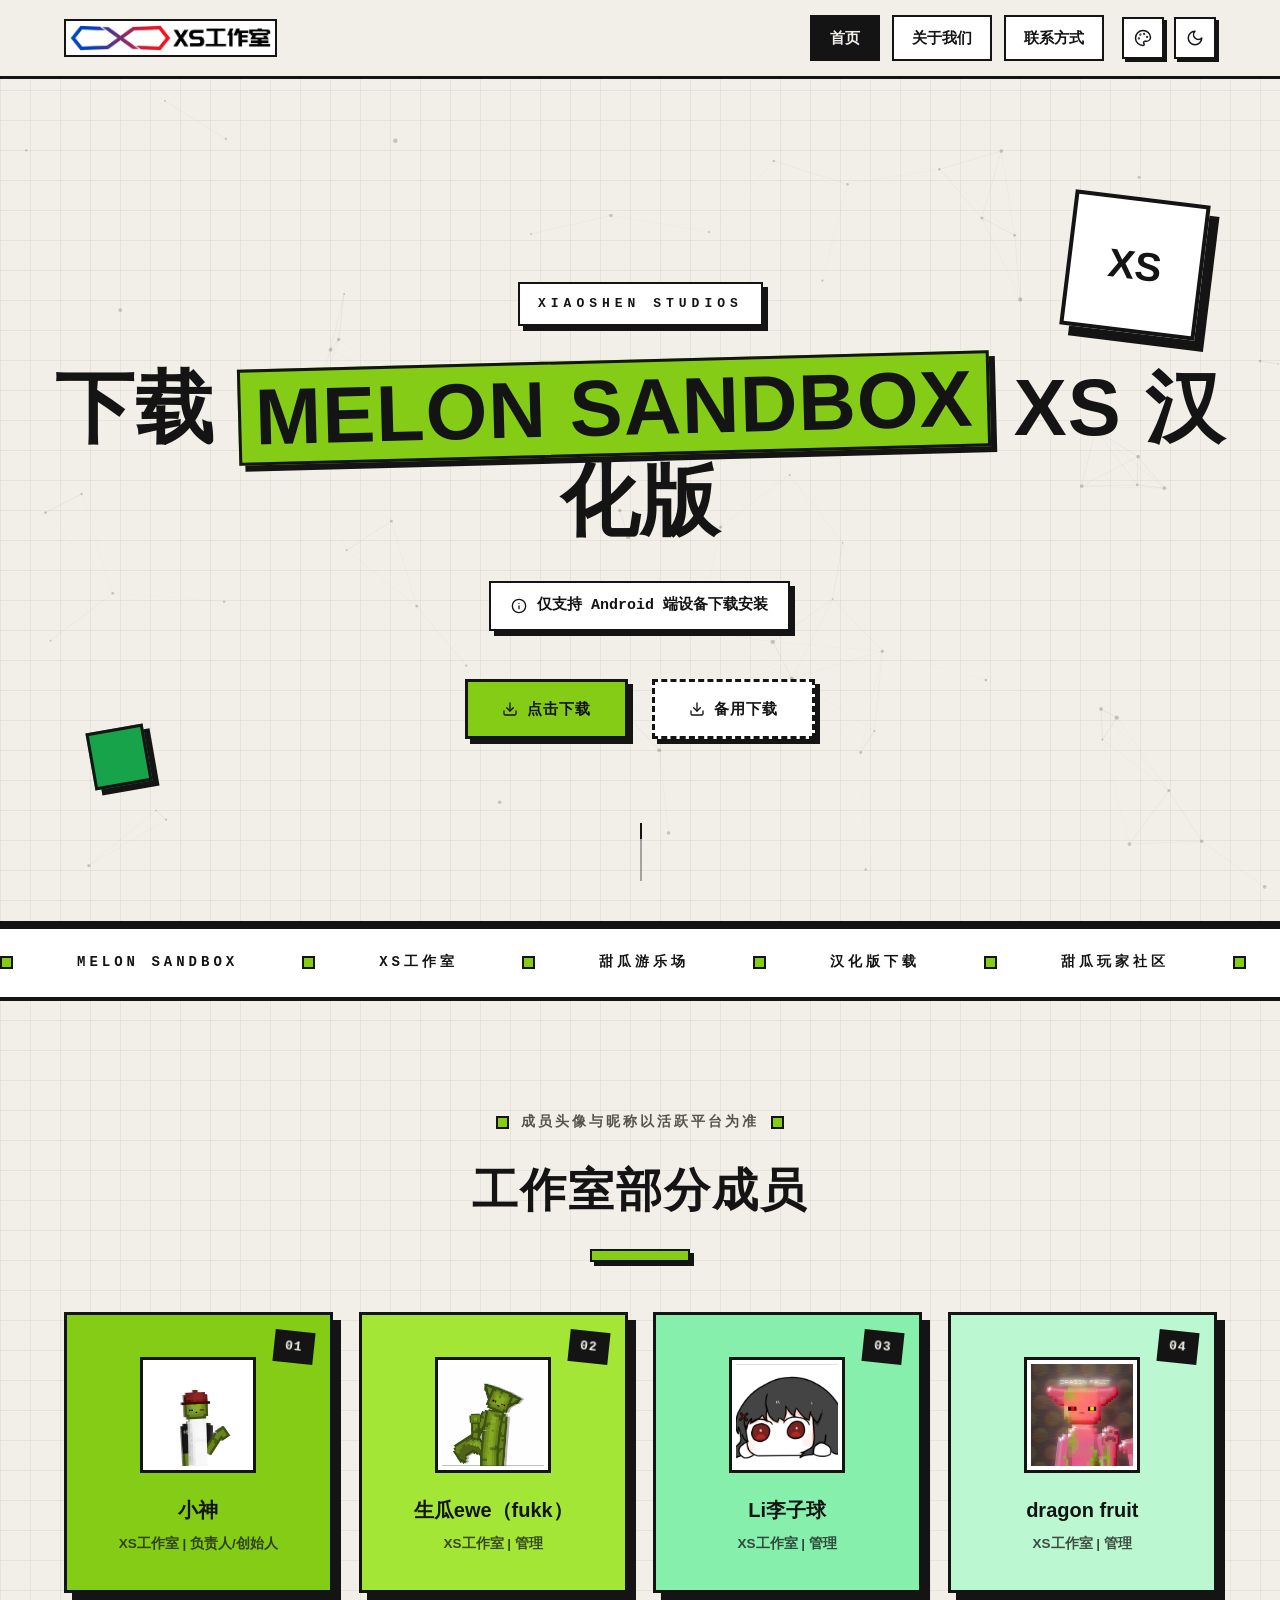
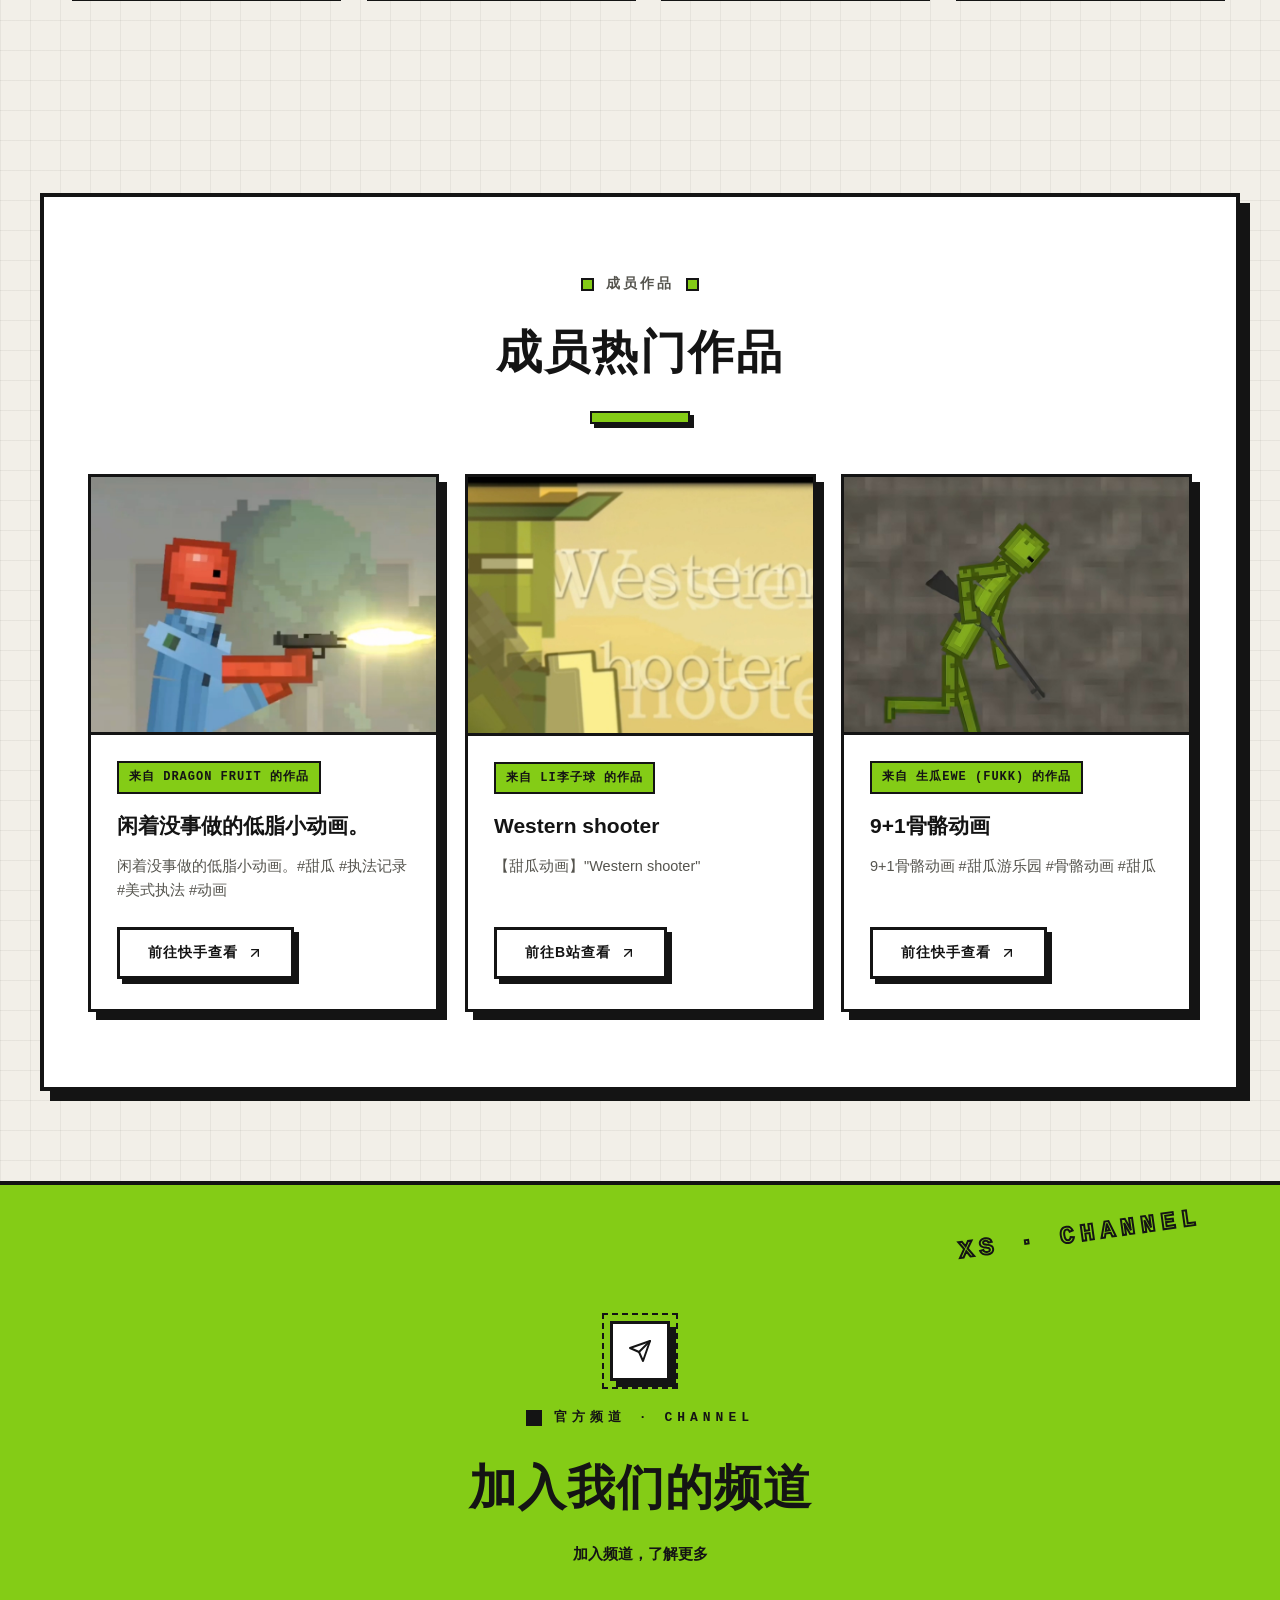
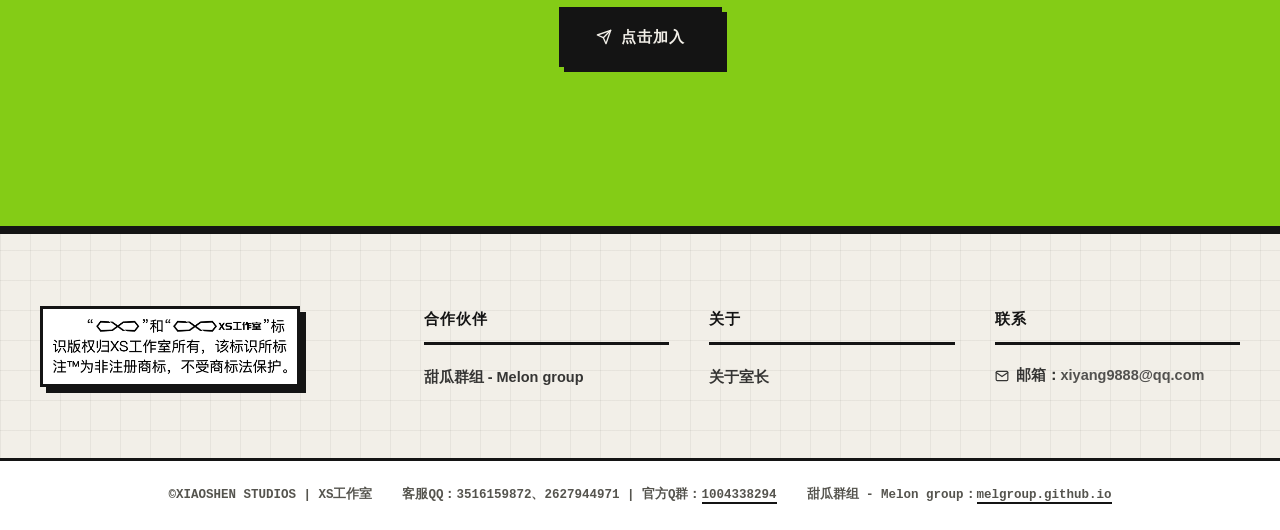
<file: index.html>
<!DOCTYPE html>
<html lang="zh-CN">
<head>
  <meta charset="UTF-8">
  <meta name="viewport" content="width=device-width, initial-scale=1">
  <meta name="theme-color" content="#F2EFE8">
  <title>XS工作室官方网站</title>
  <meta name="description" content="《Melon Sandbox》非官方玩家组织">
  <meta name="keywords" content="XS工作室,甜瓜游乐场,Melon Sandbox">
  <link rel="icon" type="image/png" sizes="32x32" href="images/favicon-32.png">
  <link rel="apple-touch-icon" href="images/favicon-180.png">
  <link rel="stylesheet" href="css/style.css">
  <style>
    #lg-root, #lg-works-root { position: relative; }
    .lg-glass canvas { pointer-events: none !important; z-index: 0 !important; }
  </style>
</head>
<body>

  <svg xmlns="http://www.w3.org/2000/svg" style="display:none" aria-hidden="true">
    <symbol id="i-arrow-up" viewBox="0 0 24 24" fill="none" stroke="currentColor" stroke-width="2" stroke-linecap="round" stroke-linejoin="round">
      <path d="M12 19V5"/><path d="M5 12l7-7 7 7"/>
    </symbol>
    <symbol id="i-download" viewBox="0 0 24 24" fill="none" stroke="currentColor" stroke-width="2" stroke-linecap="round" stroke-linejoin="round">
      <path d="M21 15v4a2 2 0 0 1-2 2H5a2 2 0 0 1-2-2v-4"/><path d="M7 10l5 5 5-5"/><path d="M12 15V3"/>
    </symbol>
    <symbol id="i-info" viewBox="0 0 24 24" fill="none" stroke="currentColor" stroke-width="2" stroke-linecap="round" stroke-linejoin="round">
      <circle cx="12" cy="12" r="10"/><path d="M12 16v-4"/><path d="M12 8h.01"/>
    </symbol>
    <symbol id="i-arrow-up-right" viewBox="0 0 24 24" fill="none" stroke="currentColor" stroke-width="2" stroke-linecap="round" stroke-linejoin="round">
      <path d="M7 17L17 7"/><path d="M7 7h10v10"/>
    </symbol>
    <symbol id="i-send" viewBox="0 0 24 24" fill="none" stroke="currentColor" stroke-width="2" stroke-linecap="round" stroke-linejoin="round">
      <path d="M22 2L11 13"/><path d="M22 2l-7 20-4-9-9-4 20-7"/>
    </symbol>
    <symbol id="i-external-link" viewBox="0 0 24 24" fill="none" stroke="currentColor" stroke-width="2" stroke-linecap="round" stroke-linejoin="round">
      <path d="M18 13v6a2 2 0 0 1-2 2H5a2 2 0 0 1-2-2V8a2 2 0 0 1 2-2h6"/><path d="M15 3h6v6"/><path d="M10 14L21 3"/>
    </symbol>
    <symbol id="i-mail" viewBox="0 0 24 24" fill="none" stroke="currentColor" stroke-width="2" stroke-linecap="round" stroke-linejoin="round">
      <path d="M4 4h16c1.1 0 2 .9 2 2v12c0 1.1-.9 2-2 2H4c-1.1 0-2-.9-2-2V6c0-1.1.9-2 2-2z"/><path d="m22 6-10 7L2 6"/>
    </symbol>
    <symbol id="i-message" viewBox="0 0 24 24" fill="none" stroke="currentColor" stroke-width="2" stroke-linecap="round" stroke-linejoin="round">
      <path d="M21 11.5a8.38 8.38 0 0 1-.9 3.8 8.5 8.5 0 0 1-7.6 4.7 8.38 8.38 0 0 1-3.8-.9L3 21l1.9-5.7a8.38 8.38 0 0 1-.9-3.8 8.5 8.5 0 0 1 4.7-7.6 8.38 8.38 0 0 1 3.8-.9h.5a8.48 8.48 0 0 1 8 8v.5z"/>
    </symbol>
    <symbol id="i-users" viewBox="0 0 24 24" fill="none" stroke="currentColor" stroke-width="2" stroke-linecap="round" stroke-linejoin="round">
      <path d="M17 21v-2a4 4 0 0 0-4-4H5a4 4 0 0 0-4 4v2"/><circle cx="9" cy="7" r="4"/><path d="M23 21v-2a4 4 0 0 0-3-3.87"/><path d="M16 3.13a4 4 0 0 1 0 7.75"/>
    </symbol>
    <symbol id="i-globe" viewBox="0 0 24 24" fill="none" stroke="currentColor" stroke-width="2" stroke-linecap="round" stroke-linejoin="round">
      <circle cx="12" cy="12" r="10"/><path d="M2 12h20"/><path d="M12 2a15.3 15.3 0 0 1 4 10 15.3 15.3 0 0 1-4 10 15.3 15.3 0 0 1-4-10 15.3 15.3 0 0 1 4-10z"/>
    </symbol>
    <symbol id="i-sun" viewBox="0 0 24 24" fill="none" stroke="currentColor" stroke-width="2" stroke-linecap="round" stroke-linejoin="round">
      <circle cx="12" cy="12" r="4"/><path d="M12 2v2"/><path d="M12 20v2"/><path d="m4.93 4.93 1.41 1.41"/><path d="m17.66 17.66 1.41 1.41"/><path d="M2 12h2"/><path d="M20 12h2"/><path d="m6.34 17.66-1.41 1.41"/><path d="m19.07 4.93-1.41 1.41"/>
    </symbol>
    <symbol id="i-moon" viewBox="0 0 24 24" fill="none" stroke="currentColor" stroke-width="2" stroke-linecap="round" stroke-linejoin="round">
      <path d="M12 3a6 6 0 0 0 9 9 9 9 0 1 1-9-9Z"/>
    </symbol>
    <symbol id="i-palette" viewBox="0 0 24 24" fill="none" stroke="currentColor" stroke-width="2" stroke-linecap="round" stroke-linejoin="round">
      <circle cx="13.5" cy="6.5" r=".5"/><circle cx="17.5" cy="10.5" r=".5"/><circle cx="8.5" cy="7.5" r=".5"/><circle cx="6.5" cy="12.5" r=".5"/>
      <path d="M12 2C6.5 2 2 6.5 2 12s4.5 10 10 10c.926 0 1.648-.746 1.648-1.688 0-.437-.18-.835-.437-1.125-.29-.289-.438-.652-.438-1.125a1.64 1.64 0 0 1 1.668-1.668h1.996c3.051 0 5.555-2.503 5.555-5.554C21.965 6.012 17.461 2 12 2z"/>
    </symbol>
  </svg>

  <canvas id="particles" aria-hidden="true"></canvas>

  <div class="preloader" id="preloader" aria-hidden="true">
    <div class="preloader-inner">
      <img class="preloader-logo" src="images/logo.png" alt="">
      <div class="preloader-line"></div>
      <span class="preloader-text">XS工作室</span>
    </div>
  </div>

  <div class="scroll-progress" id="scrollProgress"></div>
  <div class="cursor-glow" id="cursorGlow"></div>

  <!-- ===== 导航栏 ===== -->
  <header class="site-header" id="siteHeader">
    <div class="container nav-wrap">
      <a href="index.html" class="brand">
        <img src="images/logo-light.png" alt="XS工作室 Logo" class="brand-logo brand-logo-light">
        <img src="images/logo.png" alt="XS工作室 Logo" class="brand-logo brand-logo-dark">
      </a>
      <nav class="nav" id="mainNav">
        <a href="index.html" class="nav-link active">首页</a>
        <a href="about.html" class="nav-link">关于我们</a>
        <a href="contact.html" class="nav-link">联系方式</a>
      </nav>
      <div class="theme-controls">
        <div class="palette-wrap">
          <button class="palette-toggle" id="paletteToggle" aria-label="切换配色主题" aria-expanded="false">
            <svg class="ic" aria-hidden="true" focusable="false"><use href="#i-palette"/></svg>
          </button>
          <div class="palette-pop" id="palettePop">
            <button class="swatch" data-accent="yellow" aria-label="黄色主题"></button>
            <button class="swatch" data-accent="green" aria-label="绿色主题"></button>
            <button class="swatch" data-accent="blue" aria-label="蓝色主题"></button>
            <button class="swatch" data-accent="purple" aria-label="紫色主题"></button>
          </div>
        </div>
        <button class="theme-toggle" id="themeToggle" aria-label="切换深色/浅色主题">
          <svg class="ic tt-ic tt-moon" aria-hidden="true" focusable="false"><use href="#i-moon"/></svg>
          <svg class="ic tt-ic tt-sun" aria-hidden="true" focusable="false"><use href="#i-sun"/></svg>
        </button>
      </div>
      <button class="nav-toggle" id="navToggle" aria-label="打开菜单" aria-expanded="false">
        <span></span><span></span><span></span>
      </button>
    </div>
  </header>

  <main>

    <!-- ===== Hero 首屏 ===== -->
    <section class="hero">
      <div class="hero-bg" style="background-image:url('images/hero-bg.jpeg')"></div>
      <div class="hero-overlay"></div>
      <div class="hero-aurora" aria-hidden="true"></div>
      <div class="container hero-content">
        <span class="hero-kicker reveal">XIAOSHEN STUDIOS</span>
        <h1 class="hero-title reveal">下载 <em class="accent">Melon Sandbox</em> XS 汉化版</h1>
        <p class="hero-subtitle reveal">
          <svg class="ic hero-info-ic" aria-hidden="true" focusable="false"><use href="#i-info"/></svg>
          <span>仅支持 Android 端设备下载安装</span>
        </p>
        <div class="hero-actions reveal">
          <a class="btn btn-primary" href="https://1816986569.share.123pan.cn/123pan/jmLyVv-11Lph" target="_blank" rel="noopener">
            <svg class="ic btn-ic" aria-hidden="true" focusable="false"><use href="#i-download"/></svg>
            <span class="btn-text">点击下载</span>
          </a>
          <a class="btn btn-ghost" href="http://a.ruansky.com/up/2795013/" target="_blank" rel="noopener">
            <svg class="ic btn-ic" aria-hidden="true" focusable="false"><use href="#i-download"/></svg>
            <span class="btn-text">备用下载</span>
          </a>
        </div>
      </div>
      <div class="hero-scroll" aria-hidden="true"><span class="hero-scroll-dot"></span></div>
    </section>

    <!-- ===== 话题滚动条 ===== -->
    <div class="marquee" aria-hidden="true">
      <div class="marquee-track">
        <span>Melon Sandbox</span><span>XS工作室</span><span>甜瓜游乐场</span><span>汉化版下载</span><span>甜瓜玩家社区</span><span>甜瓜群组</span><span>Melon Sandbox</span><span>XS工作室</span><span>甜瓜游乐场</span><span>汉化版下载</span><span>甜瓜玩家社区</span><span>甜瓜群组</span>
      </div>
    </div>

    <!-- ===== 工作室成员 ===== -->
    <section class="section" id="members">
      <div class="container">
        <p class="section-eyebrow reveal">成员头像与昵称以活跃平台为准</p>
        <h2 class="section-title reveal">工作室部分成员</h2>
        <div id="lg-root">
          <div class="member-grid">
            <figure class="member-card glass lg-glass reveal" data-tilt data-config='{"blurAmount":0.18,"refraction":0.35,"edgeHighlight":0.22,"fresnel":0.8,"cornerRadius":24,"opacity":0.88,"shadowOpacity":0.35,"shadowSpread":10,"shadowOffsetY":3,"brightness":0.06}'>
              <span class="member-idx">01</span>
              <img class="member-avatar" src="images/avatar-xiaoshen.png" alt="小神">
              <figcaption class="member-name">小神</figcaption>
              <p class="member-role">XS工作室 | 负责人/创始人</p>
            </figure>
            <figure class="member-card glass lg-glass reveal" data-tilt data-config='{"blurAmount":0.18,"refraction":0.35,"edgeHighlight":0.22,"fresnel":0.8,"cornerRadius":24,"opacity":0.88,"shadowOpacity":0.35,"shadowSpread":10,"shadowOffsetY":3,"brightness":0.06}'>
              <span class="member-idx">02</span>
              <img class="member-avatar" src="images/avatar-shenggua.jpg" alt="生瓜ewe（fukk）">
              <figcaption class="member-name">生瓜ewe（fukk）</figcaption>
              <p class="member-role">XS工作室 | 管理</p>
            </figure>
            <figure class="member-card glass lg-glass reveal" data-tilt data-config='{"blurAmount":0.18,"refraction":0.35,"edgeHighlight":0.22,"fresnel":0.8,"cornerRadius":24,"opacity":0.88,"shadowOpacity":0.35,"shadowSpread":10,"shadowOffsetY":3,"brightness":0.06}'>
              <span class="member-idx">03</span>
              <img class="member-avatar" src="images/avatar-liziqiu.jpg" alt="Li李子球">
              <figcaption class="member-name">Li李子球</figcaption>
              <p class="member-role">XS工作室 | 管理</p>
            </figure>
            <figure class="member-card glass lg-glass reveal" data-tilt data-config='{"blurAmount":0.18,"refraction":0.35,"edgeHighlight":0.22,"fresnel":0.8,"cornerRadius":24,"opacity":0.88,"shadowOpacity":0.35,"shadowSpread":10,"shadowOffsetY":3,"brightness":0.06}'>
              <span class="member-idx">04</span>
              <img class="member-avatar" src="images/avatar-dragonfruit.jpg" alt="dragon fruit">
              <figcaption class="member-name">dragon fruit</figcaption>
              <p class="member-role">XS工作室 | 管理</p>
            </figure>
          </div>
        </div>
      </div>
    </section>

    <!-- ===== 成员作品 ===== -->
    <section class="section section-alt">
      <div class="container">
        <p class="section-eyebrow reveal">成员作品</p>
        <h2 class="section-title reveal">成员热门作品</h2>
        <div id="lg-works-root">
          <div class="work-grid">
            <article class="work-card glass lg-glass reveal" data-tilt data-config='{"blurAmount":0.18,"refraction":0.35,"edgeHighlight":0.22,"fresnel":0.8,"cornerRadius":24,"opacity":0.88,"shadowOpacity":0.35,"shadowSpread":10,"shadowOffsetY":3,"brightness":0.06}'>
              <div class="work-cover">
                <img src="images/work-dragonfruit.jpg" alt="闲着没事做的低脂小动画" loading="lazy">
                <span class="work-view" aria-hidden="true"><svg class="ic" aria-hidden="true" focusable="false"><use href="#i-arrow-up-right"/></svg></span>
              </div>
              <div class="work-body">
                <span class="work-author">来自 dragon fruit 的作品</span>
                <h3 class="work-title">闲着没事做的低脂小动画。</h3>
                <p class="work-desc">闲着没事做的低脂小动画。#甜瓜 #执法记录 #美式执法 #动画</p>
                <a class="btn btn-outline" href="http://v.kuaishou.com/KPwKpQvZ" target="_blank" rel="noopener">
                  <span class="btn-text">前往快手查看</span>
                  <svg class="ic btn-ic" aria-hidden="true" focusable="false"><use href="#i-arrow-up-right"/></svg>
                </a>
              </div>
            </article>
            <article class="work-card glass lg-glass reveal" data-tilt data-config='{"blurAmount":0.18,"refraction":0.35,"edgeHighlight":0.22,"fresnel":0.8,"cornerRadius":24,"opacity":0.88,"shadowOpacity":0.35,"shadowSpread":10,"shadowOffsetY":3,"brightness":0.06}'>
              <div class="work-cover">
                <img src="images/work-liziqiu.jpg" alt="Western shooter" loading="lazy">
                <span class="work-view" aria-hidden="true"><svg class="ic" aria-hidden="true" focusable="false"><use href="#i-arrow-up-right"/></svg></span>
              </div>
              <div class="work-body">
                <span class="work-author">来自 Li李子球 的作品</span>
                <h3 class="work-title">Western shooter</h3>
                <p class="work-desc">【甜瓜动画】"Western shooter"</p>
                <a class="btn btn-outline" href="http://b23.tv/dc9qNei" target="_blank" rel="noopener">
                  <span class="btn-text">前往B站查看</span>
                  <svg class="ic btn-ic" aria-hidden="true" focusable="false"><use href="#i-arrow-up-right"/></svg>
                </a>
              </div>
            </article>
            <article class="work-card glass lg-glass reveal" data-tilt data-config='{"blurAmount":0.18,"refraction":0.35,"edgeHighlight":0.22,"fresnel":0.8,"cornerRadius":24,"opacity":0.88,"shadowOpacity":0.35,"shadowSpread":10,"shadowOffsetY":3,"brightness":0.06}'>
              <div class="work-cover">
                <img src="images/work-shenggua.jpg" alt="9+1骨骼动画" loading="lazy">
                <span class="work-view" aria-hidden="true"><svg class="ic" aria-hidden="true" focusable="false"><use href="#i-arrow-up-right"/></svg></span>
              </div>
              <div class="work-body">
                <span class="work-author">来自 生瓜ewe (fukk) 的作品</span>
                <h3 class="work-title">9+1骨骼动画</h3>
                <p class="work-desc">9+1骨骼动画 #甜瓜游乐园 #骨骼动画 #甜瓜</p>
                <a class="btn btn-outline" href="http://v.kuaishou.com/JDgKGIay" target="_blank" rel="noopener">
                  <span class="btn-text">前往快手查看</span>
                  <svg class="ic btn-ic" aria-hidden="true" focusable="false"><use href="#i-arrow-up-right"/></svg>
                </a>
              </div>
            </article>
          </div>
        </div>
      </div>
    </section>

    <!-- ===== 加入频道 ===== -->
    <section class="join">
      <img class="join-bg" src="images/join-bg.jpg" alt="" aria-hidden="true">
      <div class="join-overlay"></div>
      <div class="join-orb o1" aria-hidden="true"></div>
      <div class="join-orb o2" aria-hidden="true"></div>
      <div class="container join-content">
        <span class="join-badge reveal">
          <svg class="ic" aria-hidden="true" focusable="false"><use href="#i-send"/></svg>
        </span>
        <p class="join-label reveal">官方频道 · CHANNEL</p>
        <h2 class="join-title reveal">加入我们的频道</h2>
        <p class="join-subtitle reveal">加入频道，了解更多</p>
        <div class="join-actions reveal">
          <a class="btn btn-primary" href="http://pd.qq.com/s/3m5mgyonx" target="_blank" rel="noopener">
            <svg class="ic btn-ic" aria-hidden="true" focusable="false"><use href="#i-send"/></svg>
            <span class="btn-text">点击加入</span>
          </a>
        </div>
      </div>
    </section>

  </main>

  <!-- ===== 页脚 ===== -->
  <footer class="site-footer">
    <div class="container footer-grid">
      <div class="footer-col footer-brand">
        <span class="footer-logo"><img src="images/footer-logo.png" alt="XS工作室"></span>
      </div>
      <div class="footer-col">
        <h4 class="footer-title">合作伙伴</h4>
        <ul class="footer-links">
          <li><a href="https://melgroup.github.io" target="_blank" rel="noopener"><span>甜瓜群组 - Melon group</span><svg class="ic footer-arrow" aria-hidden="true" focusable="false"><use href="#i-external-link"/></svg></a></li>
        </ul>
      </div>
      <div class="footer-col">
        <h4 class="footer-title">关于</h4>
        <ul class="footer-links">
          <li><a href="http://dwz.cn/7M4l8HW7" target="_blank" rel="noopener"><span>关于室长</span><svg class="ic footer-arrow" aria-hidden="true" focusable="false"><use href="#i-external-link"/></svg></a></li>
        </ul>
      </div>
      <div class="footer-col">
        <h4 class="footer-title">联系</h4>
        <p class="footer-text"><svg class="ic footer-mail" aria-hidden="true" focusable="false"><use href="#i-mail"/></svg><span>邮箱：<a href="mailto:xiyang9888@qq.com">xiyang9888@qq.com</a></span></p>
      </div>
    </div>
    <div class="footer-bottom">
      <div class="container footer-bottom-inner">
        <p>©XIAOSHEN STUDIOS | XS工作室</p>
        <p>客服QQ：3516159872、2627944971 | 官方Q群：<a href="http://qm.qq.com/q/MsI9bf29GK" target="_blank" rel="noopener">1004338294</a></p>
        <p>甜瓜群组 - Melon group：<a href="https://melgroup.github.io/" target="_blank" rel="noopener">melgroup.github.io</a></p>
      </div>
    </div>
  </footer>

  <button class="back-to-top" id="backToTop" aria-label="返回顶部">
    <svg class="btt-ring" viewBox="0 0 48 48" aria-hidden="true" focusable="false">
      <circle class="btt-ring-track" cx="24" cy="24" r="21"></circle>
      <circle class="btt-ring-progress" id="bttRing" cx="24" cy="24" r="21"></circle>
    </svg>
    <svg class="ic btt-ic" aria-hidden="true" focusable="false"><use href="#i-arrow-up"/></svg>
  </button>
  <script src="assets/liquidglass/index.js"></script>
  <script src="js/main.js"></script>
</body>
</html>
</file>
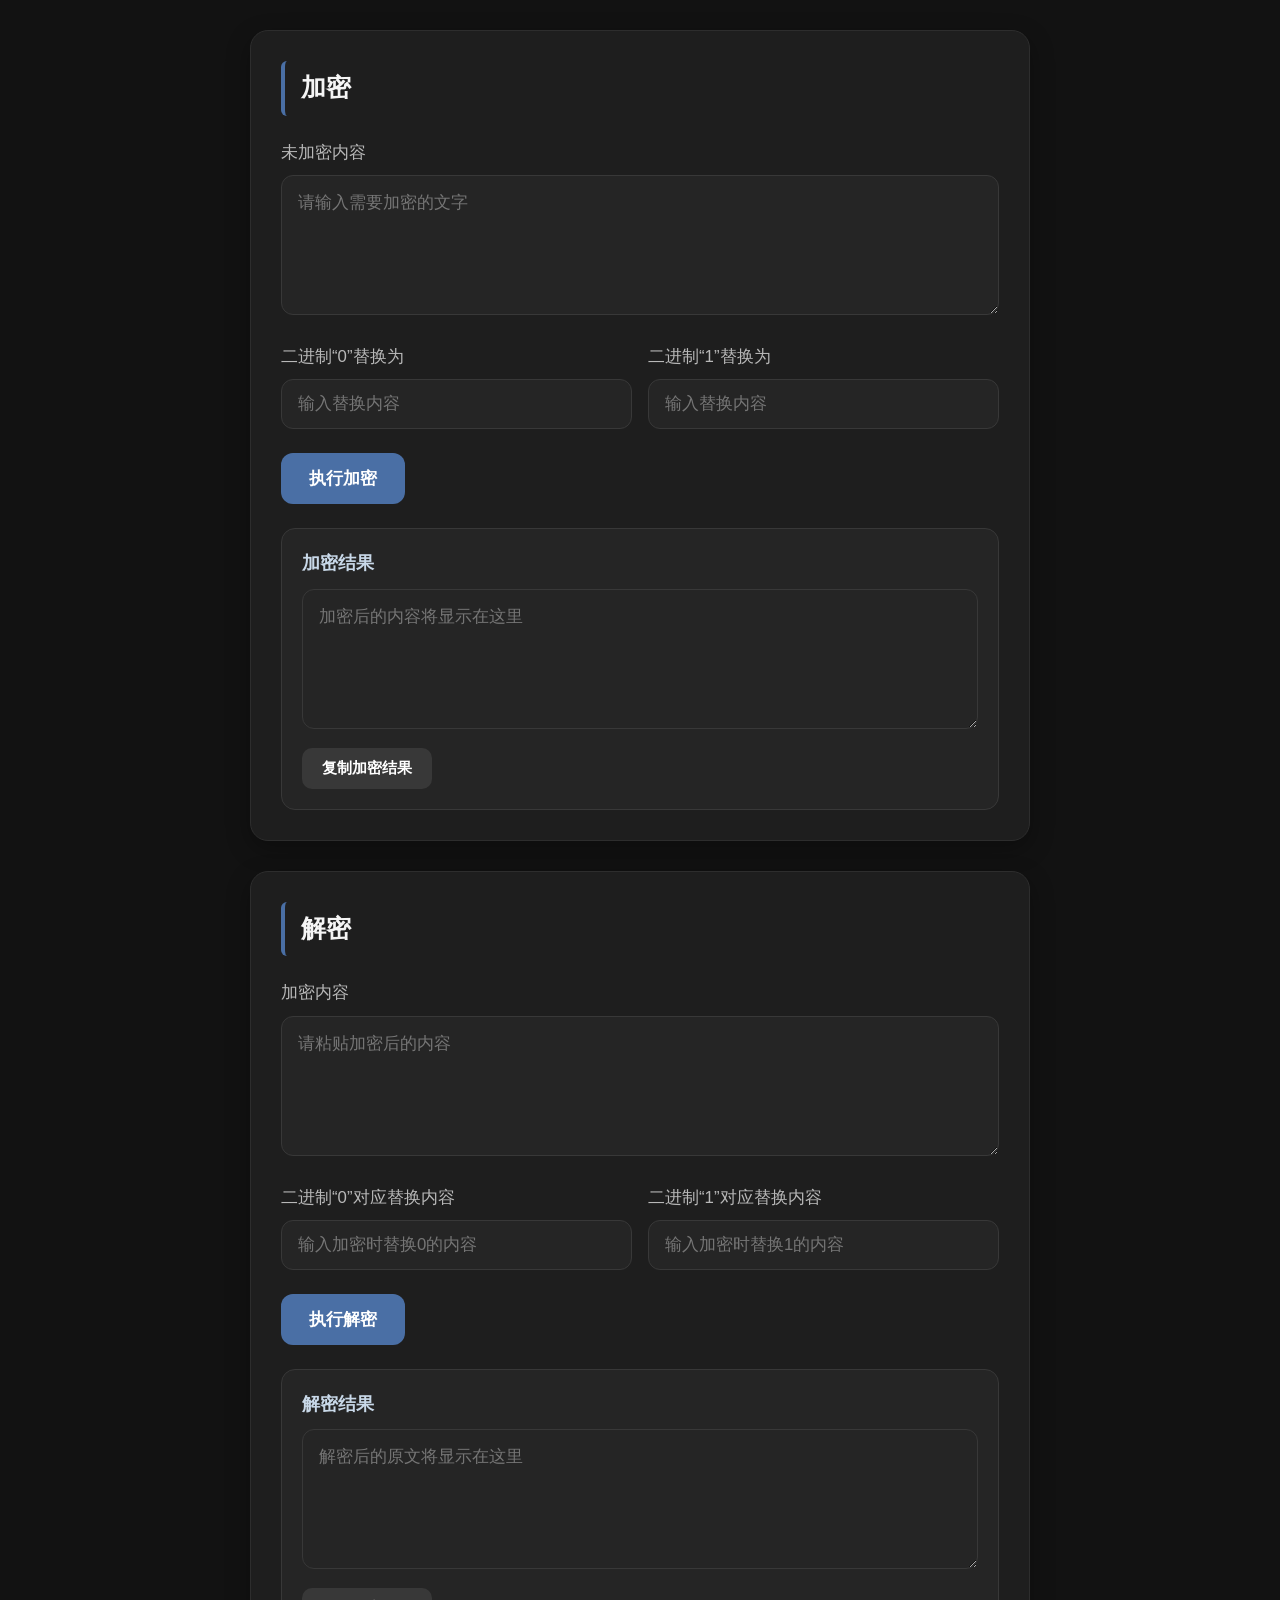
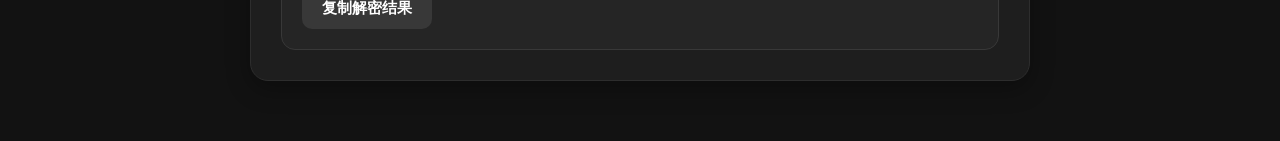
<file: 1.html>
<!DOCTYPE html>
<html lang="zh-CN">
<head>
    <meta charset="UTF-8">
    <meta name="viewport" content="width=device-width, initial-scale=1.0">
    <title>二进制替换加密解密工具</title>
    <style>
        * {
            margin: 0;
            padding: 0;
            box-sizing: border-box;
            font-family: 'Segoe UI', Roboto, 'Arial', sans-serif;
            transition: all 0.3s cubic-bezier(0.4, 0, 0.2, 1);
        }
        body {
            background-color: #121212;
            color: #e0e0e0;
            min-height: 100vh;
            padding: 30px 0;
            line-height: 1.5;
        }
        .container {
            max-width: 820px;
            margin: 0 auto;
            padding: 0 20px;
        }
        .island-toast {
            position: fixed;
            top: 30px;
            left: 50%;
            transform: translateX(-50%) translateY(-100px);
            background-color: #1e1e1e;
            border: 1px solid #333;
            border-radius: 18px;
            padding: 14px 28px;
            box-shadow: 0 6px 20px rgba(0,0,0,0.4);
            z-index: 1000;
            opacity: 0;
            transition: transform 0.5s ease, opacity 0.5s ease;
            font-size: 1rem;
            font-weight: 500;
            text-align: center;
            max-width: 90%;
        }
        .island-toast.show {
            transform: translateX(-50%) translateY(0);
            opacity: 1;
        }
        .card {
            background-color: #1e1e1e;
            border-radius: 18px;
            box-shadow: 0 8px 25px rgba(0,0,0,0.3);
            padding: 30px;
            margin-bottom: 30px;
            border: 1px solid #2d2d2d;
        }
        h2 {
            color: #f5f5f5;
            margin-bottom: 24px;
            font-size: 1.55rem;
            border-left: 4px solid #4a6fa5;
            border-top-left-radius: 6px;
            border-bottom-left-radius: 6px;
            padding: 10px 16px;
            line-height: 1.4;
            font-weight: 600;
        }
        .form-group {
            margin-bottom: 22px;
        }
        label {
            display: block;
            margin-bottom: 10px;
            color: #b8b8b8;
            font-weight: 500;
            font-size: 1.05rem;
        }
        textarea, input[type="text"] {
            width: 100%;
            padding: 14px 16px;
            background-color: #252525;
            border: 1px solid #383838;
            border-radius: 12px;
            font-size: 1.05rem;
            resize: vertical;
            color: #e8e8e8;
            white-space: pre-wrap;
            word-break: break-all;
            outline: none;
        }
        textarea {
            min-height: 140px;
            line-height: 1.6;
        }
        textarea:focus, input[type="text"]:focus {
            border-color: #4a6fa5;
            box-shadow: 0 0 0 3px rgba(74, 111, 165, 0.2);
            background-color: #272727;
        }
        .replace-group {
            display: flex;
            gap: 16px;
            margin-bottom: 24px;
        }
        .replace-item {
            flex: 1;
        }
        button {
            background-color: #4a6fa5;
            color: #fff;
            border: none;
            padding: 14px 28px;
            border-radius: 12px;
            font-size: 1.05rem;
            cursor: pointer;
            font-weight: 600;
            display: inline-flex;
            align-items: center;
            justify-content: center;
            gap: 10px;
            transition: all 0.3s ease;
        }
        button:hover {
            background-color: #5a8ac5;
            transform: translateY(-3px);
            box-shadow: 0 6px 18px rgba(74, 111, 165, 0.3);
        }
        button:active {
            transform: translateY(-1px);
            box-shadow: 0 4px 12px rgba(74, 111, 165, 0.2);
        }
        .result {
            margin-top: 24px;
            padding: 20px;
            background-color: #252525;
            border-radius: 14px;
            border: 1px solid #383838;
        }
        .result h3 {
            color: #c8d8e8;
            margin-bottom: 12px;
            font-size: 1.15rem;
            font-weight: 600;
        }
        .copy-btn {
            margin-top: 12px;
            padding: 10px 20px;
            font-size: 0.95rem;
            background-color: #383838;
            border-radius: 10px;
        }
        .copy-btn:hover {
            background-color: #454545;
            transform: translateY(-2px);
            box-shadow: 0 4px 12px rgba(0,0,0,0.2);
        }
        .error {
            color: #ff6b6b;
            margin-top: 8px;
            font-size: 0.95rem;
            font-weight: 500;
        }
        @media (max-width: 576px) {
            .replace-group {
                flex-direction: column;
                gap: 22px;
            }
            .card {
                padding: 24px;
            }
            h2 {
                font-size: 1.4rem;
                padding: 8px 14px;
            }
            button {
                padding: 12px 24px;
                font-size: 1rem;
            }
            textarea, input[type="text"] {
                padding: 12px 14px;
                font-size: 1rem;
            }
        }
    </style>
</head>
<body>
    <div class="island-toast" id="toast"></div>

    <div class="container">
        <div class="card">
            <h2>加密</h2>
            <div class="form-group">
                <label for="encryptPlaintext">未加密内容</label>
                <textarea id="encryptPlaintext" placeholder="请输入需要加密的文字"></textarea>
                <div id="encryptPlainError" class="error"></div>
            </div>
            <div class="replace-group">
                <div class="replace-item">
                    <label for="encryptReplace0">二进制“0”替换为</label>
                    <input type="text" id="encryptReplace0" placeholder="输入替换内容">
                </div>
                <div class="replace-item">
                    <label for="encryptReplace1">二进制“1”替换为</label>
                    <input type="text" id="encryptReplace1" placeholder="输入替换内容">
                </div>
            </div>
            <button onclick="encrypt()">执行加密</button>
            <div class="result">
                <h3>加密结果</h3>
                <textarea id="ciphertext" readonly placeholder="加密后的内容将显示在这里"></textarea>
                <button class="copy-btn" onclick="copyText('ciphertext')">复制加密结果</button>
            </div>
        </div>

        <div class="card">
            <h2>解密</h2>
            <div class="form-group">
                <label for="decryptCiphertext">加密内容</label>
                <textarea id="decryptCiphertext" placeholder="请粘贴加密后的内容"></textarea>
                <div id="decryptCipherError" class="error"></div>
            </div>
            <div class="replace-group">
                <div class="replace-item">
                    <label for="decryptReplace0">二进制“0”对应替换内容</label>
                    <input type="text" id="decryptReplace0" placeholder="输入加密时替换0的内容">
                </div>
                <div class="replace-item">
                    <label for="decryptReplace1">二进制“1”对应替换内容</label>
                    <input type="text" id="decryptReplace1" placeholder="输入加密时替换1的内容">
                </div>
            </div>
            <button onclick="decrypt()">执行解密</button>
            <div class="result">
                <h3>解密结果</h3>
                <textarea id="decryptedText" readonly placeholder="解密后的原文将显示在这里"></textarea>
                <button class="copy-btn" onclick="copyText('decryptedText')">复制解密结果</button>
            </div>
        </div>
    </div>

    <script>
        const toast = document.getElementById('toast');
        const encryptPlaintext = document.getElementById('encryptPlaintext');
        const encryptReplace0 = document.getElementById('encryptReplace0');
        const encryptReplace1 = document.getElementById('encryptReplace1');
        const ciphertext = document.getElementById('ciphertext');
        const encryptPlainError = document.getElementById('encryptPlainError');
        const decryptCiphertext = document.getElementById('decryptCiphertext');
        const decryptReplace0 = document.getElementById('decryptReplace0');
        const decryptReplace1 = document.getElementById('decryptReplace1');
        const decryptedText = document.getElementById('decryptedText');
        const decryptCipherError = document.getElementById('decryptCipherError');

        function showToast(message) {
            toast.textContent = message;
            toast.classList.add('show');
            setTimeout(() => toast.classList.remove('show'), 2500);
        }

        function clearErrors() {
            encryptPlainError.textContent = '';
            decryptCipherError.textContent = '';
        }

        async function copyText(elementId) {
            const textarea = document.getElementById(elementId);
            const text = textarea.value;
            const errorMessages = ['加密异常，请重试', '解密异常，请检查替换内容与加密时一致'];
            if (!text || errorMessages.includes(text)) return showToast('无有效内容可复制');
            try {
                await navigator.clipboard.writeText(text);
                showToast('复制成功');
            } catch {
                textarea.select();
                document.body.createTextRange().selectNodeContents(textarea);
                document.execCommand('copy');
                showToast('复制成功');
            }
        }

        function textToBinary(text) {
            const encoder = new TextEncoder();
            return Array.from(encoder.encode(text)).map(byte => byte.toString(2).padStart(8, '0')).join('');
        }

        function binaryToText(binaryStr) {
            try {
                if (binaryStr.length % 8 !== 0) throw new Error();
                const byteArray = [];
                for (let i = 0; i < binaryStr.length; i += 8) {
                    byteArray.push(parseInt(binaryStr.slice(i, i + 8), 2));
                }
                return new TextDecoder().decode(new Uint8Array(byteArray));
            } catch {
                throw new Error('二进制格式错误');
            }
        }

        function encrypt() {
            clearErrors();
            const plain = encryptPlaintext.value.trim();
            const rep0 = encryptReplace0.value.trim();
            const rep1 = encryptReplace1.value.trim();
            let valid = true;

            if (!plain) encryptPlainError.textContent = '请输入未加密内容';
            else if (!rep0 || !rep1) encryptPlainError.textContent = '“0”和“1”的替换内容不能为空';
            else if (rep0 === rep1) encryptPlainError.textContent = '“0”和“1”的替换内容不能相同';
            else valid = false;

            if (valid) return;

            try {
                const encryptedChars = textToBinary(plain).split('').map(bit => bit === '0' ? rep0 : rep1);
                ciphertext.value = encryptedChars.join(',');
                showToast('加密完成');
            } catch {
                ciphertext.value = '加密异常，请重试';
                showToast('加密失败');
            }
        }

        function decrypt() {
            clearErrors();
            const cipher = decryptCiphertext.value.trim();
            const rep0 = decryptReplace0.value.trim();
            const rep1 = decryptReplace1.value.trim();
            let valid = true;

            if (!cipher) decryptCipherError.textContent = '请粘贴加密后的内容';
            else if (!rep0 || !rep1) decryptCipherError.textContent = '请输入“0”和“1”对应的替换内容';
            else if (rep0 === rep1) decryptCipherError.textContent = '“0”和“1”的替换内容不能相同';
            else valid = false;

            if (valid) return;

            try {
                const binaryParts = cipher.split(',').filter(part => part).map(part => {
                    if (part === rep0) return '0';
                    if (part === rep1) return '1';
                    throw new Error();
                });
                decryptedText.value = binaryToText(binaryParts.join(''));
                showToast('解密完成');
            } catch {
                decryptedText.value = '解密异常，请检查替换内容与加密时一致';
                showToast('解密失败');
            }
        }
    </script>
</body>
</html>
</file>
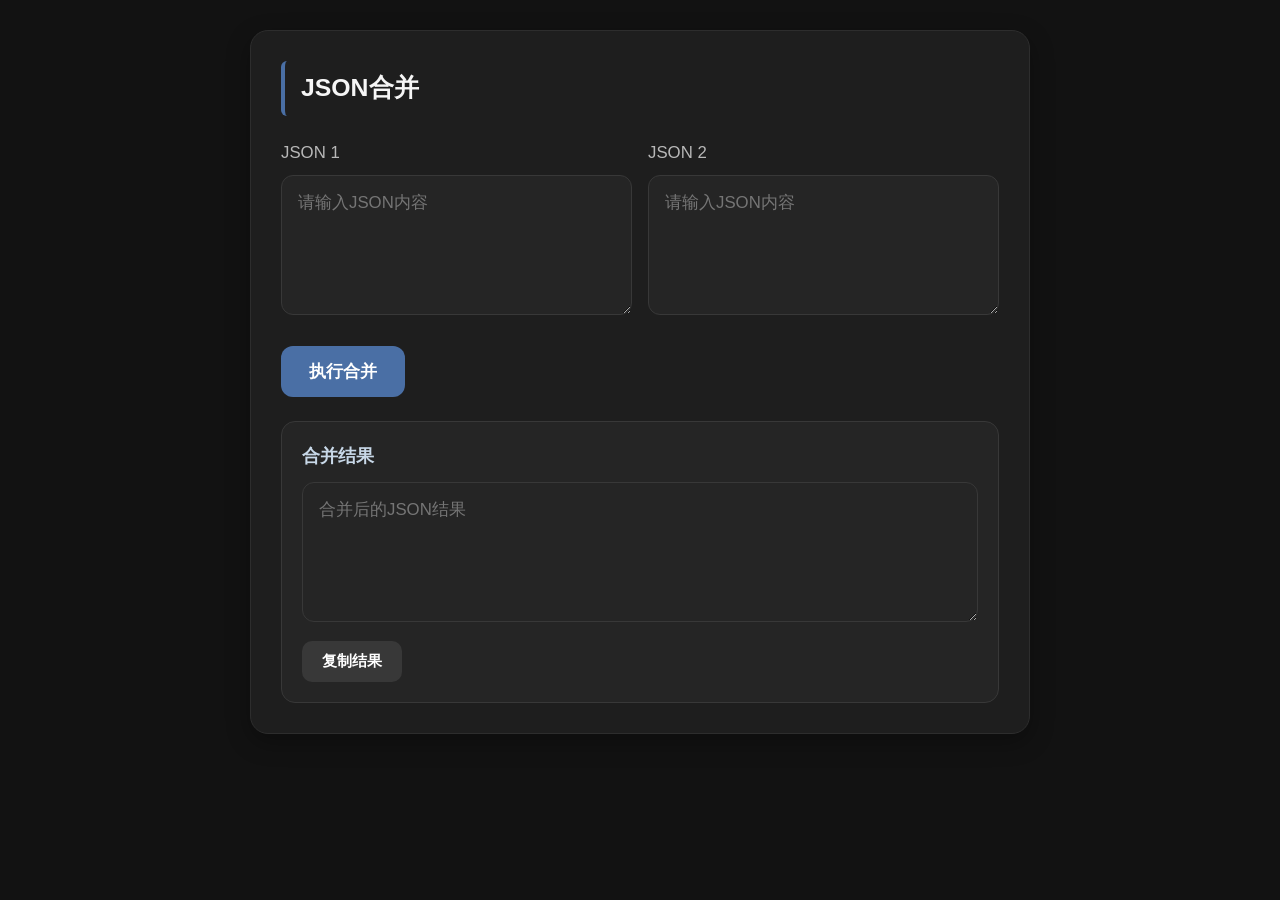
<file: 2.html>
<!DOCTYPE html>
<html lang="zh-CN">
<head>
    <meta charset="UTF-8">
    <meta name="viewport" content="width=device-width, initial-scale=1.0">
    <title>JSON合并工具</title>
    <style>
        * {
            margin: 0;
            padding: 0;
            box-sizing: border-box;
            font-family: 'Segoe UI', Roboto, 'Arial', sans-serif;
            transition: all 0.3s cubic-bezier(0.4, 0, 0.2, 1);
        }
        body {
            background-color: #121212;
            color: #e0e0e0;
            min-height: 100vh;
            padding: 30px 0;
            line-height: 1.5;
        }
        .container {
            max-width: 820px;
            margin: 0 auto;
            padding: 0 20px;
        }
        .island-toast {
            position: fixed;
            top: 30px;
            left: 50%;
            transform: translateX(-50%) translateY(-100px);
            background-color: #1e1e1e;
            border: 1px solid #333;
            border-radius: 18px;
            padding: 14px 28px;
            box-shadow: 0 6px 20px rgba(0,0,0,0.4);
            z-index: 1000;
            opacity: 0;
            transition: transform 0.5s ease, opacity 0.5s ease;
            font-size: 1rem;
            font-weight: 500;
            text-align: center;
            max-width: 90%;
        }
        .island-toast.show {
            transform: translateX(-50%) translateY(0);
            opacity: 1;
        }
        .card {
            background-color: #1e1e1e;
            border-radius: 18px;
            box-shadow: 0 8px 25px rgba(0,0,0,0.3);
            padding: 30px;
            margin-bottom: 30px;
            border: 1px solid #2d2d2d;
        }
        h2 {
            color: #f5f5f5;
            margin-bottom: 24px;
            font-size: 1.55rem;
            border-left: 4px solid #4a6fa5;
            border-top-left-radius: 6px;
            border-bottom-left-radius: 6px;
            padding: 10px 16px;
            line-height: 1.4;
            font-weight: 600;
        }
        .form-group {
            margin-bottom: 22px;
        }
        label {
            display: block;
            margin-bottom: 10px;
            color: #b8b8b8;
            font-weight: 500;
            font-size: 1.05rem;
        }
        textarea {
            width: 100%;
            padding: 14px 16px;
            background-color: #252525;
            border: 1px solid #383838;
            border-radius: 12px;
            font-size: 1.05rem;
            resize: vertical;
            color: #e8e8e8;
            white-space: pre-wrap;
            word-break: break-all;
            outline: none;
            min-height: 140px;
            line-height: 1.6;
        }
        textarea:focus {
            border-color: #4a6fa5;
            box-shadow: 0 0 0 3px rgba(74, 111, 165, 0.2);
            background-color: #272727;
        }
        .replace-group {
            display: flex;
            gap: 16px;
            margin-bottom: 24px;
        }
        .replace-item {
            flex: 1;
        }
        button {
            background-color: #4a6fa5;
            color: #fff;
            border: none;
            padding: 14px 28px;
            border-radius: 12px;
            font-size: 1.05rem;
            cursor: pointer;
            font-weight: 600;
            display: inline-flex;
            align-items: center;
            justify-content: center;
            gap: 10px;
            transition: all 0.3s ease;
        }
        button:hover {
            background-color: #5a8ac5;
            transform: translateY(-3px);
            box-shadow: 0 6px 18px rgba(74, 111, 165, 0.3);
        }
        button:active {
            transform: translateY(-1px);
            box-shadow: 0 4px 12px rgba(74, 111, 165, 0.2);
        }
        .result {
            margin-top: 24px;
            padding: 20px;
            background-color: #252525;
            border-radius: 14px;
            border: 1px solid #383838;
        }
        .result h3 {
            color: #c8d8e8;
            margin-bottom: 12px;
            font-size: 1.15rem;
            font-weight: 600;
        }
        .copy-btn {
            margin-top: 12px;
            padding: 10px 20px;
            font-size: 0.95rem;
            background-color: #383838;
            border-radius: 10px;
        }
        .copy-btn:hover {
            background-color: #454545;
            transform: translateY(-2px);
            box-shadow: 0 4px 12px rgba(0,0,0,0.2);
        }
        .error {
            color: #ff6b6b;
            margin-top: 8px;
            font-size: 0.95rem;
            font-weight: 500;
        }
        @media (max-width: 576px) {
            .replace-group {
                flex-direction: column;
                gap: 22px;
            }
            .card {
                padding: 24px;
            }
            h2 {
                font-size: 1.4rem;
                padding: 8px 14px;
            }
            button {
                padding: 12px 24px;
                font-size: 1rem;
            }
            textarea {
                padding: 12px 14px;
                font-size: 1rem;
            }
        }
    </style>
</head>
<body>
    <div class="island-toast" id="toast"></div>
    <div class="container">
        <div class="card">
            <h2>JSON合并</h2>
            <div class="replace-group">
                <div class="replace-item">
                    <label for="json1">JSON 1</label>
                    <textarea id="json1" placeholder="请输入JSON内容"></textarea>
                </div>
                <div class="replace-item">
                    <label for="json2">JSON 2</label>
                    <textarea id="json2" placeholder="请输入JSON内容"></textarea>
                </div>
            </div>
            <div class="form-group">
                <div id="jsonError" class="error"></div>
            </div>
            <button onclick="mergeJson()">执行合并</button>
            <div class="result">
                <h3>合并结果</h3>
                <textarea id="mergeResult" readonly placeholder="合并后的JSON结果"></textarea>
                <button class="copy-btn" onclick="copyText('mergeResult')">复制结果</button>
            </div>
        </div>
    </div>
    <script>
        const toast = document.getElementById('toast');
        const json1 = document.getElementById('json1');
        const json2 = document.getElementById('json2');
        const mergeResult = document.getElementById('mergeResult');
        const jsonError = document.getElementById('jsonError');
        function showToast(message) {
            toast.textContent = message;
            toast.classList.add('show');
            setTimeout(() => toast.classList.remove('show'), 2500);
        }
        function clearErrors() {
            jsonError.textContent = '';
        }
        async function copyText(elementId) {
            const textarea = document.getElementById(elementId);
            const text = textarea.value;
            if (!text || text.includes('合并异常')) return showToast('无有效内容可复制');
            try {
                await navigator.clipboard.writeText(text);
                showToast('复制成功');
            } catch {
                textarea.select();
                document.execCommand('copy');
                showToast('复制成功');
            }
        }
        function deepMerge(obj1, obj2) {
            const result = JSON.parse(JSON.stringify(obj1));
            for (const key in obj2) {
                if (obj2.hasOwnProperty(key)) {
                    if (result[key] && typeof result[key] === 'object' && !Array.isArray(result[key]) && obj2[key] && typeof obj2[key] === 'object' && !Array.isArray(obj2[key])) {
                        result[key] = deepMerge(result[key], obj2[key]);
                    } else {
                        result[key] = obj2[key];
                    }
                }
            }
            return result;
        }
        function mergeJson() {
            clearErrors();
            const json1Val = json1.value.trim();
            const json2Val = json2.value.trim();
            let obj1, obj2;
            if (!json1Val || !json2Val) {
                jsonError.textContent = '两个输入框都不能为空';
                return;
            }
            try {
                obj1 = JSON.parse(json1Val);
            } catch {
                jsonError.textContent = 'JSON 1 格式错误';
                return;
            }
            try {
                obj2 = JSON.parse(json2Val);
            } catch {
                jsonError.textContent = 'JSON 2 格式错误';
                return;
            }
            if (typeof obj1 !== 'object' || obj1 === null || typeof obj2 !== 'object' || obj2 === null) {
                jsonError.textContent = '内容必须是对象或数组';
                return;
            }
            try {
                const merged = deepMerge(obj1, obj2);
                mergeResult.value = JSON.stringify(merged, null, 2);
                showToast('合并完成');
            } catch {
                mergeResult.value = '合并异常，请检查内容';
                showToast('合并失败');
            }
        }
    </script>
</body>
</html>
</file>
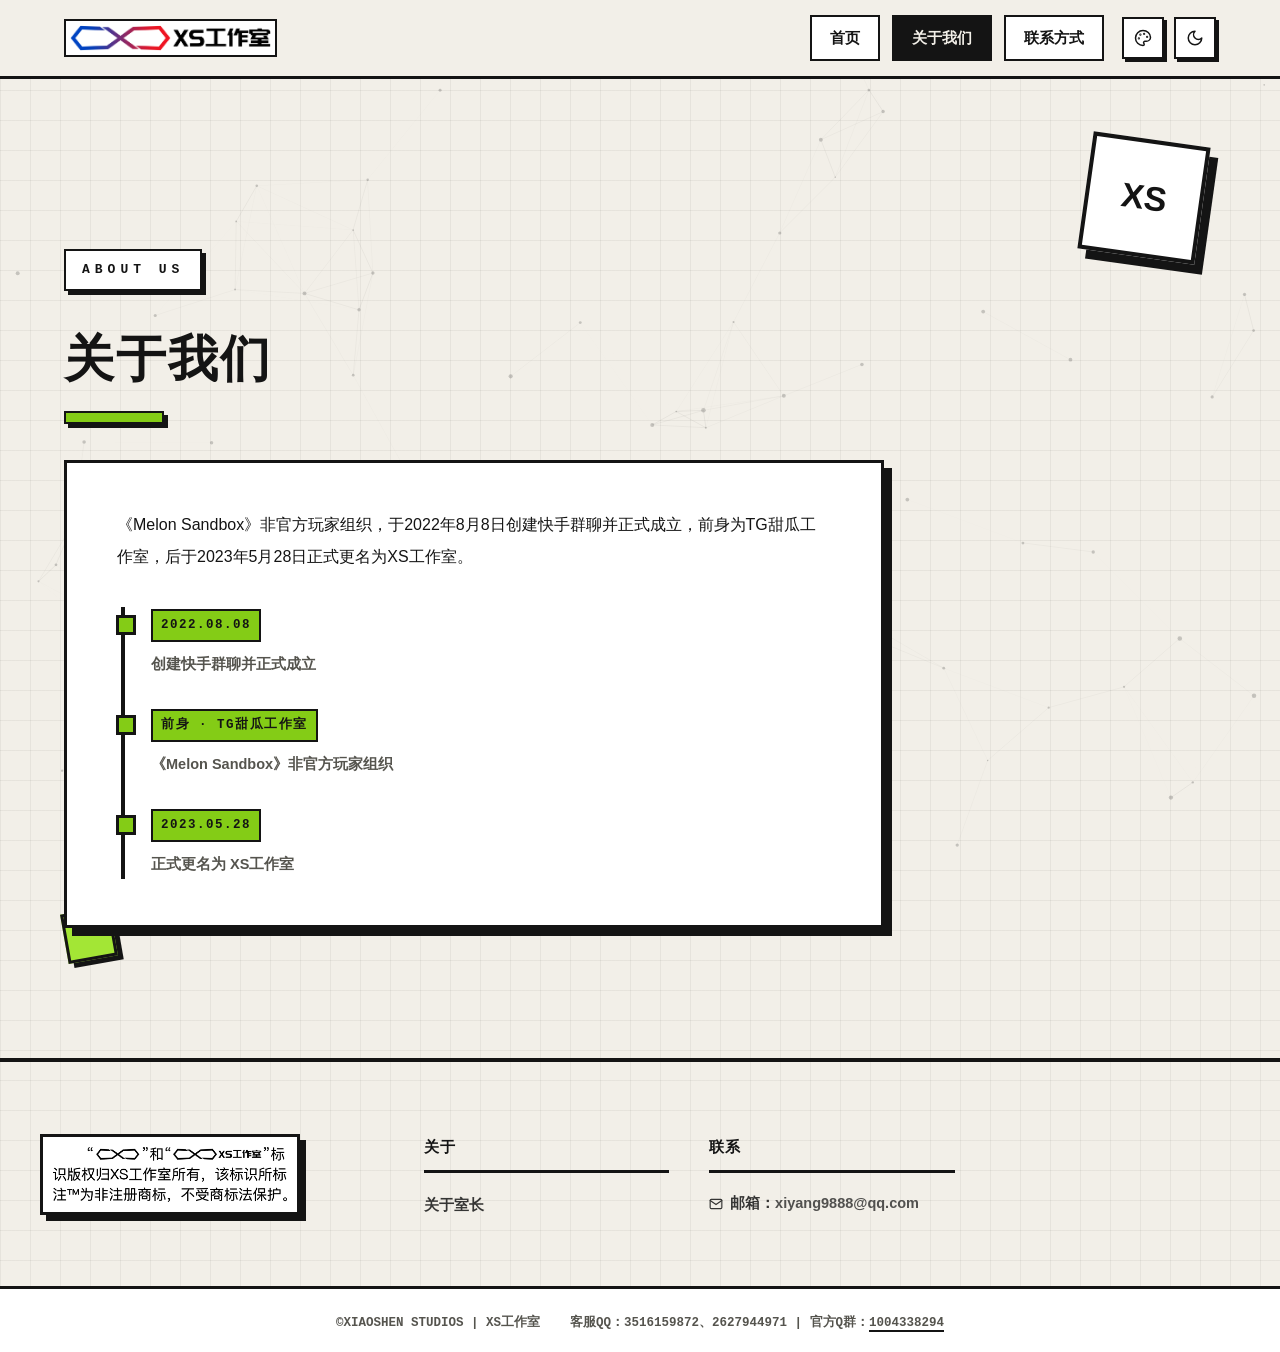
<file: about.html>
<!DOCTYPE html>
<html lang="zh-CN">
<head>
  <meta charset="UTF-8">
  <meta name="viewport" content="width=device-width, initial-scale=1">
  <meta name="theme-color" content="#F2EFE8">
  <title>关于我们 - XS工作室官方网站</title>
  <meta name="description" content="《Melon Sandbox》非官方玩家组织">
  <link rel="icon" type="image/png" sizes="32x32" href="images/favicon-32.png">
  <link rel="apple-touch-icon" href="images/favicon-180.png">
  <link rel="stylesheet" href="css/style.css">
</head>
<body>

  <svg xmlns="http://www.w3.org/2000/svg" style="display:none" aria-hidden="true">
    <symbol id="i-arrow-up" viewBox="0 0 24 24" fill="none" stroke="currentColor" stroke-width="2" stroke-linecap="round" stroke-linejoin="round">
      <path d="M12 19V5"/><path d="M5 12l7-7 7 7"/>
    </symbol>
    <symbol id="i-arrow-up-right" viewBox="0 0 24 24" fill="none" stroke="currentColor" stroke-width="2" stroke-linecap="round" stroke-linejoin="round">
      <path d="M7 17L17 7"/><path d="M7 7h10v10"/>
    </symbol>
    <symbol id="i-external-link" viewBox="0 0 24 24" fill="none" stroke="currentColor" stroke-width="2" stroke-linecap="round" stroke-linejoin="round">
      <path d="M18 13v6a2 2 0 0 1-2 2H5a2 2 0 0 1-2-2V8a2 2 0 0 1 2-2h6"/><path d="M15 3h6v6"/><path d="M10 14L21 3"/>
    </symbol>
    <symbol id="i-mail" viewBox="0 0 24 24" fill="none" stroke="currentColor" stroke-width="2" stroke-linecap="round" stroke-linejoin="round">
      <path d="M4 4h16c1.1 0 2 .9 2 2v12c0 1.1-.9 2-2 2H4c-1.1 0-2-.9-2-2V6c0-1.1.9-2 2-2z"/><path d="m22 6-10 7L2 6"/>
    </symbol>
    <symbol id="i-sun" viewBox="0 0 24 24" fill="none" stroke="currentColor" stroke-width="2" stroke-linecap="round" stroke-linejoin="round">
      <circle cx="12" cy="12" r="4"/><path d="M12 2v2"/><path d="M12 20v2"/><path d="m4.93 4.93 1.41 1.41"/><path d="m17.66 17.66 1.41 1.41"/><path d="M2 12h2"/><path d="M20 12h2"/><path d="m6.34 17.66-1.41 1.41"/><path d="m19.07 4.93-1.41 1.41"/>
    </symbol>
    <symbol id="i-moon" viewBox="0 0 24 24" fill="none" stroke="currentColor" stroke-width="2" stroke-linecap="round" stroke-linejoin="round">
      <path d="M12 3a6 6 0 0 0 9 9 9 9 0 1 1-9-9Z"/>
    </symbol>
    <symbol id="i-palette" viewBox="0 0 24 24" fill="none" stroke="currentColor" stroke-width="2" stroke-linecap="round" stroke-linejoin="round">
      <circle cx="13.5" cy="6.5" r=".5"/><circle cx="17.5" cy="10.5" r=".5"/><circle cx="8.5" cy="7.5" r=".5"/><circle cx="6.5" cy="12.5" r=".5"/>
      <path d="M12 2C6.5 2 2 6.5 2 12s4.5 10 10 10c.926 0 1.648-.746 1.648-1.688 0-.437-.18-.835-.437-1.125-.29-.289-.438-.652-.438-1.125a1.64 1.64 0 0 1 1.668-1.668h1.996c3.051 0 5.555-2.503 5.555-5.554C21.965 6.012 17.461 2 12 2z"/>
    </symbol>
  </svg>

  <canvas id="particles" aria-hidden="true"></canvas>

  <div class="preloader" id="preloader" aria-hidden="true">
    <div class="preloader-inner">
      <img class="preloader-logo" src="images/logo.png" alt="">
      <div class="preloader-line"></div>
      <span class="preloader-text">XS工作室</span>
    </div>
  </div>

  <div class="scroll-progress" id="scrollProgress"></div>
  <div class="cursor-glow" id="cursorGlow"></div>

  <header class="site-header" id="siteHeader">
    <div class="container nav-wrap">
      <a href="index.html" class="brand">
        <img src="images/logo-light.png" alt="XS工作室 Logo" class="brand-logo brand-logo-light">
        <img src="images/logo.png" alt="XS工作室 Logo" class="brand-logo brand-logo-dark">
      </a>
      <nav class="nav" id="mainNav">
        <a href="index.html" class="nav-link">首页</a>
        <a href="about.html" class="nav-link active">关于我们</a>
        <a href="contact.html" class="nav-link">联系方式</a>
      </nav>
      <div class="theme-controls">
        <div class="palette-wrap">
          <button class="palette-toggle" id="paletteToggle" aria-label="切换配色主题" aria-expanded="false">
            <svg class="ic" aria-hidden="true" focusable="false"><use href="#i-palette"/></svg>
          </button>
          <div class="palette-pop" id="palettePop">
            <button class="swatch" data-accent="yellow" aria-label="黄色主题"></button>
            <button class="swatch" data-accent="green" aria-label="绿色主题"></button>
            <button class="swatch" data-accent="blue" aria-label="蓝色主题"></button>
            <button class="swatch" data-accent="purple" aria-label="紫色主题"></button>
          </div>
        </div>
        <button class="theme-toggle" id="themeToggle" aria-label="切换深色/浅色主题">
          <svg class="ic tt-ic tt-moon" aria-hidden="true" focusable="false"><use href="#i-moon"/></svg>
          <svg class="ic tt-ic tt-sun" aria-hidden="true" focusable="false"><use href="#i-sun"/></svg>
        </button>
      </div>
      <button class="nav-toggle" id="navToggle" aria-label="打开菜单" aria-expanded="false">
        <span></span><span></span><span></span>
      </button>
    </div>
  </header>

  <main>
    <section class="page">
      <div class="container">
        <span class="page-kicker reveal">ABOUT US</span>
        <h1 class="page-title reveal">关于我们</h1>
        <div class="page-content glass reveal">
          <p>《Melon Sandbox》非官方玩家组织，于2022年8月8日创建快手群聊并正式成立，前身为TG甜瓜工作室，后于2023年5月28日正式更名为XS工作室。</p>
          <div class="timeline">
            <div class="timeline-item reveal">
              <span class="timeline-date">2022.08.08</span>
              <span class="timeline-text">创建快手群聊并正式成立</span>
            </div>
            <div class="timeline-item reveal">
              <span class="timeline-date">前身 · TG甜瓜工作室</span>
              <span class="timeline-text">《Melon Sandbox》非官方玩家组织</span>
            </div>
            <div class="timeline-item reveal">
              <span class="timeline-date">2023.05.28</span>
              <span class="timeline-text">正式更名为 XS工作室</span>
            </div>
          </div>
        </div>
      </div>
    </section>
  </main>

  <footer class="site-footer">
    <div class="container footer-grid">
      <div class="footer-col footer-brand">
        <span class="footer-logo"><img src="images/footer-logo.png" alt="XS工作室"></span>
      </div>
      <div class="footer-col">
        <h4 class="footer-title">关于</h4>
        <ul class="footer-links">
          <li><a href="http://dwz.cn/7M4l8HW7" target="_blank" rel="noopener"><span>关于室长</span><svg class="ic footer-arrow" aria-hidden="true" focusable="false"><use href="#i-external-link"/></svg></a></li>
        </ul>
      </div>
      <div class="footer-col">
        <h4 class="footer-title">联系</h4>
        <p class="footer-text"><svg class="ic footer-mail" aria-hidden="true" focusable="false"><use href="#i-mail"/></svg><span>邮箱：<a href="mailto:xiyang9888@qq.com">xiyang9888@qq.com</a></span></p>
      </div>
    </div>
    <div class="footer-bottom">
      <div class="container footer-bottom-inner">
        <p>©XIAOSHEN STUDIOS | XS工作室</p>
        <p>客服QQ：3516159872、2627944971 | 官方Q群：<a href="http://qm.qq.com/q/MsI9bf29GK" target="_blank" rel="noopener">1004338294</a></p>
      </div>
    </div>
  </footer>

  <button class="back-to-top" id="backToTop" aria-label="返回顶部">
    <svg class="btt-ring" viewBox="0 0 48 48" aria-hidden="true" focusable="false">
      <circle class="btt-ring-track" cx="24" cy="24" r="21"></circle>
      <circle class="btt-ring-progress" id="bttRing" cx="24" cy="24" r="21"></circle>
    </svg>
    <svg class="ic btt-ic" aria-hidden="true" focusable="false"><use href="#i-arrow-up"/></svg>
  </button>
  <script src="js/main.js"></script>
</body>
</html>
</file>
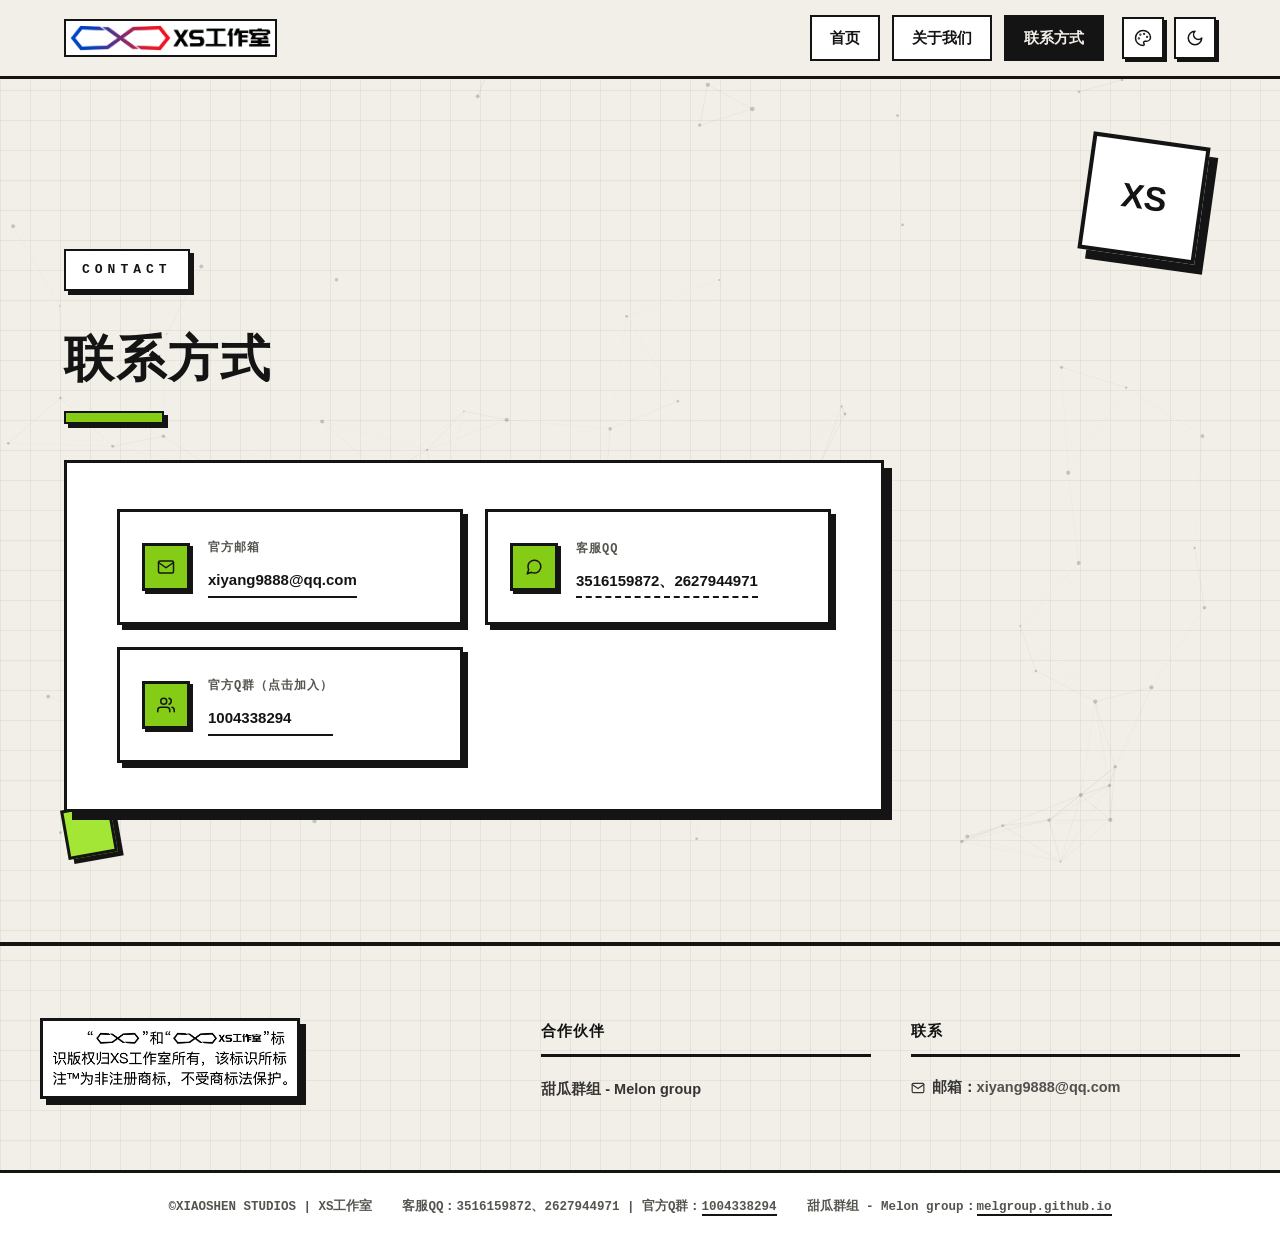
<file: contact.html>
<!DOCTYPE html>
<html lang="zh-CN">
<head>
  <meta charset="UTF-8">
  <meta name="viewport" content="width=device-width, initial-scale=1">
  <meta name="theme-color" content="#F2EFE8">
  <title>联系方式 - XS工作室官方网站</title>
  <meta name="description" content="《Melon Sandbox》非官方玩家组织">
  <link rel="icon" type="image/png" sizes="32x32" href="images/favicon-32.png">
  <link rel="apple-touch-icon" href="images/favicon-180.png">
  <link rel="stylesheet" href="css/style.css">
</head>
<body class="page-contact">

  <svg xmlns="http://www.w3.org/2000/svg" style="display:none" aria-hidden="true">
    <symbol id="i-arrow-up" viewBox="0 0 24 24" fill="none" stroke="currentColor" stroke-width="2" stroke-linecap="round" stroke-linejoin="round">
      <path d="M12 19V5"/><path d="M5 12l7-7 7 7"/>
    </symbol>
    <symbol id="i-mail" viewBox="0 0 24 24" fill="none" stroke="currentColor" stroke-width="2" stroke-linecap="round" stroke-linejoin="round">
      <path d="M4 4h16c1.1 0 2 .9 2 2v12c0 1.1-.9 2-2 2H4c-1.1 0-2-.9-2-2V6c0-1.1.9-2 2-2z"/><path d="m22 6-10 7L2 6"/>
    </symbol>
    <symbol id="i-message" viewBox="0 0 24 24" fill="none" stroke="currentColor" stroke-width="2" stroke-linecap="round" stroke-linejoin="round">
      <path d="M21 11.5a8.38 8.38 0 0 1-.9 3.8 8.5 8.5 0 0 1-7.6 4.7 8.38 8.38 0 0 1-3.8-.9L3 21l1.9-5.7a8.38 8.38 0 0 1-.9-3.8 8.5 8.5 0 0 1 4.7-7.6 8.38 8.38 0 0 1 3.8-.9h.5a8.48 8.48 0 0 1 8 8v.5z"/>
    </symbol>
    <symbol id="i-users" viewBox="0 0 24 24" fill="none" stroke="currentColor" stroke-width="2" stroke-linecap="round" stroke-linejoin="round">
      <path d="M17 21v-2a4 4 0 0 0-4-4H5a4 4 0 0 0-4 4v2"/><circle cx="9" cy="7" r="4"/><path d="M23 21v-2a4 4 0 0 0-3-3.87"/><path d="M16 3.13a4 4 0 0 1 0 7.75"/>
    </symbol>
    <symbol id="i-globe" viewBox="0 0 24 24" fill="none" stroke="currentColor" stroke-width="2" stroke-linecap="round" stroke-linejoin="round">
      <circle cx="12" cy="12" r="10"/><path d="M2 12h20"/><path d="M12 2a15.3 15.3 0 0 1 4 10 15.3 15.3 0 0 1-4 10 15.3 15.3 0 0 1-4-10 15.3 15.3 0 0 1 4-10z"/>
    </symbol>
    <symbol id="i-external-link" viewBox="0 0 24 24" fill="none" stroke="currentColor" stroke-width="2" stroke-linecap="round" stroke-linejoin="round">
      <path d="M18 13v6a2 2 0 0 1-2 2H5a2 2 0 0 1-2-2V8a2 2 0 0 1 2-2h6"/><path d="M15 3h6v6"/><path d="M10 14L21 3"/>
    </symbol>
    <symbol id="i-sun" viewBox="0 0 24 24" fill="none" stroke="currentColor" stroke-width="2" stroke-linecap="round" stroke-linejoin="round">
      <circle cx="12" cy="12" r="4"/><path d="M12 2v2"/><path d="M12 20v2"/><path d="m4.93 4.93 1.41 1.41"/><path d="m17.66 17.66 1.41 1.41"/><path d="M2 12h2"/><path d="M20 12h2"/><path d="m6.34 17.66-1.41 1.41"/><path d="m19.07 4.93-1.41 1.41"/>
    </symbol>
    <symbol id="i-moon" viewBox="0 0 24 24" fill="none" stroke="currentColor" stroke-width="2" stroke-linecap="round" stroke-linejoin="round">
      <path d="M12 3a6 6 0 0 0 9 9 9 9 0 1 1-9-9Z"/>
    </symbol>
    <symbol id="i-palette" viewBox="0 0 24 24" fill="none" stroke="currentColor" stroke-width="2" stroke-linecap="round" stroke-linejoin="round">
      <circle cx="13.5" cy="6.5" r=".5"/><circle cx="17.5" cy="10.5" r=".5"/><circle cx="8.5" cy="7.5" r=".5"/><circle cx="6.5" cy="12.5" r=".5"/>
      <path d="M12 2C6.5 2 2 6.5 2 12s4.5 10 10 10c.926 0 1.648-.746 1.648-1.688 0-.437-.18-.835-.437-1.125-.29-.289-.438-.652-.438-1.125a1.64 1.64 0 0 1 1.668-1.668h1.996c3.051 0 5.555-2.503 5.555-5.554C21.965 6.012 17.461 2 12 2z"/>
    </symbol>
  </svg>

  <canvas id="particles" aria-hidden="true"></canvas>

  <div class="preloader" id="preloader" aria-hidden="true">
    <div class="preloader-inner">
      <img class="preloader-logo" src="images/logo.png" alt="">
      <div class="preloader-line"></div>
      <span class="preloader-text">XS工作室</span>
    </div>
  </div>

  <div class="scroll-progress" id="scrollProgress"></div>
  <div class="cursor-glow" id="cursorGlow"></div>

  <header class="site-header" id="siteHeader">
    <div class="container nav-wrap">
      <a href="index.html" class="brand">
        <img src="images/logo-light.png" alt="XS工作室 Logo" class="brand-logo brand-logo-light">
        <img src="images/logo.png" alt="XS工作室 Logo" class="brand-logo brand-logo-dark">
      </a>
      <nav class="nav" id="mainNav">
        <a href="index.html" class="nav-link">首页</a>
        <a href="about.html" class="nav-link">关于我们</a>
        <a href="contact.html" class="nav-link active">联系方式</a>
      </nav>
      <div class="theme-controls">
        <div class="palette-wrap">
          <button class="palette-toggle" id="paletteToggle" aria-label="切换配色主题" aria-expanded="false">
            <svg class="ic" aria-hidden="true" focusable="false"><use href="#i-palette"/></svg>
          </button>
          <div class="palette-pop" id="palettePop">
            <button class="swatch" data-accent="yellow" aria-label="黄色主题"></button>
            <button class="swatch" data-accent="green" aria-label="绿色主题"></button>
            <button class="swatch" data-accent="blue" aria-label="蓝色主题"></button>
            <button class="swatch" data-accent="purple" aria-label="紫色主题"></button>
          </div>
        </div>
        <button class="theme-toggle" id="themeToggle" aria-label="切换深色/浅色主题">
          <svg class="ic tt-ic tt-moon" aria-hidden="true" focusable="false"><use href="#i-moon"/></svg>
          <svg class="ic tt-ic tt-sun" aria-hidden="true" focusable="false"><use href="#i-sun"/></svg>
        </button>
      </div>
      <button class="nav-toggle" id="navToggle" aria-label="打开菜单" aria-expanded="false">
        <span></span><span></span><span></span>
      </button>
    </div>
  </header>

  <main>
    <section class="page">
      <div class="container">
        <span class="page-kicker reveal">CONTACT</span>
        <h1 class="page-title reveal">联系方式</h1>
        <div class="page-content glass reveal">
          <div class="contact-grid">
            <div class="contact-tile" data-tilt>
              <span class="contact-tile-ic"><svg class="ic" aria-hidden="true" focusable="false"><use href="#i-mail"/></svg></span>
              <div class="contact-tile-body">
                <span class="contact-tile-label">官方邮箱</span>
                <a class="contact-tile-value" href="mailto:xiyang9888@qq.com">xiyang9888@qq.com</a>
              </div>
            </div>
            <div class="contact-tile" data-tilt>
              <span class="contact-tile-ic"><svg class="ic" aria-hidden="true" focusable="false"><use href="#i-message"/></svg></span>
              <div class="contact-tile-body">
                <span class="contact-tile-label">客服QQ</span>
                <span class="contact-tile-value">3516159872、2627944971</span>
              </div>
            </div>
            <div class="contact-tile" data-tilt>
              <span class="contact-tile-ic"><svg class="ic" aria-hidden="true" focusable="false"><use href="#i-users"/></svg></span>
              <div class="contact-tile-body">
                <span class="contact-tile-label">官方Q群（点击加入）</span>
                <a class="contact-tile-value" href="http://qm.qq.com/q/MsI9bf29GK" target="_blank" rel="noopener">1004338294</a>
              </div>
            </div>
            </div>
        </div>
      </div>
    </section>
  </main>

  <footer class="site-footer">
    <div class="container footer-grid">
      <div class="footer-col footer-brand">
        <span class="footer-logo"><img src="images/footer-logo.png" alt="XS工作室"></span>
      </div>
      <div class="footer-col">
        <h4 class="footer-title">合作伙伴</h4>
        <ul class="footer-links">
          <li><a href="https://melgroup.github.io" target="_blank" rel="noopener"><span>甜瓜群组 - Melon group</span><svg class="ic footer-arrow" aria-hidden="true" focusable="false"><use href="#i-external-link"/></svg></a></li>
        </ul>
      </div>
      <div class="footer-col">
        <h4 class="footer-title">联系</h4>
        <p class="footer-text"><svg class="ic footer-mail" aria-hidden="true" focusable="false"><use href="#i-mail"/></svg><span>邮箱：<a href="mailto:xiyang9888@qq.com">xiyang9888@qq.com</a></span></p>
      </div>
    </div>
    <div class="footer-bottom">
      <div class="container footer-bottom-inner">
        <p>©XIAOSHEN STUDIOS | XS工作室</p>
        <p>客服QQ：3516159872、2627944971 | 官方Q群：<a href="http://qm.qq.com/q/MsI9bf29GK" target="_blank" rel="noopener">1004338294</a></p>
        <p>甜瓜群组 - Melon group：<a href="https://melgroup.github.io/" target="_blank" rel="noopener">melgroup.github.io</a></p>
      </div>
    </div>
  </footer>

  <button class="back-to-top" id="backToTop" aria-label="返回顶部">
    <svg class="btt-ring" viewBox="0 0 48 48" aria-hidden="true" focusable="false">
      <circle class="btt-ring-track" cx="24" cy="24" r="21"></circle>
      <circle class="btt-ring-progress" id="bttRing" cx="24" cy="24" r="21"></circle>
    </svg>
    <svg class="ic btt-ic" aria-hidden="true" focusable="false"><use href="#i-arrow-up"/></svg>
  </button>
  <script src="js/main.js"></script>
</body>
</html>
</file>
<file: css/style.css>
/* ===== XS工作室 — Neo-Brutalism (新粗野主义) · 双主题 ===== */

:root {
  --ink: #141414;
  --paper: #F2EFE8;
  --paper-2: #FFFFFF;
  --panel: #FFFFFF;
  --text-dim: #55544E;
  --line: var(--ink);
  --line-soft: rgba(20, 20, 20, 0.35);
  --line-grid: rgba(20, 20, 20, 0.055);
  --shadow-color: #141414;
  --accent: #84CC16;
  --accent-2: #16A34A;
  --mint: #A3E635;
  --sky: #86EFAC;
  --pink: #BBF7D0;
  --ease-out: cubic-bezier(0.22, 1, 0.36, 1);
  --ease-spring: cubic-bezier(0.34, 1.56, 0.64, 1);
  --font: "Noto Sans SC", "PingFang SC", "Hiragino Sans GB", "Microsoft YaHei", "Segoe UI", sans-serif;
  --mono: "JetBrains Mono", "Cascadia Code", "Consolas", "SF Mono", monospace;
}

[data-theme="dark"] {
  --ink: #F2EFE8;
  --paper: #151513;
  --paper-2: #1F1F1C;
  --panel: #1F1F1C;
  --text-dim: #A6A69A;
  --line: #F2EFE8;
  --line-soft: rgba(242, 239, 232, 0.35);
  --line-grid: rgba(242, 239, 232, 0.05);
  --shadow-color: #000000;
}

/* ===== 配色主题（默认绿 / 黄 / 蓝 / 紫） ===== */
[data-accent="yellow"] {
  --accent: #FFD43B;
  --accent-2: #FF6B5E;
  --mint: #A9E5BB;
  --sky: #B8D4FF;
  --pink: #FFB3C7;
}
[data-accent="green"] {
  --accent: #84CC16;
  --accent-2: #16A34A;
  --mint: #A3E635;
  --sky: #86EFAC;
  --pink: #BBF7D0;
}
[data-accent="blue"] {
  --accent: #38BDF8;
  --accent-2: #3B82F6;
  --mint: #7DD3FC;
  --sky: #93C5FD;
  --pink: #A5B4FC;
}
[data-accent="purple"] {
  --accent: #A855F7;
  --accent-2: #7C3AED;
  --mint: #C084FC;
  --sky: #D8B4FE;
  --pink: #F0ABFC;
}

* { margin: 0; padding: 0; box-sizing: border-box; }

html { scroll-behavior: smooth; }

body {
  font-family: var(--font);
  background-color: var(--paper);
  background-image:
    linear-gradient(var(--line-grid) 1px, transparent 1px),
    linear-gradient(90deg, var(--line-grid) 1px, transparent 1px);
  background-size: 30px 30px;
  color: var(--ink);
  line-height: 1.7;
  -webkit-font-smoothing: antialiased;
}

img { max-width: 100%; display: block; }
a { color: inherit; text-decoration: none; }
ul { list-style: none; }

a:focus-visible,
button:focus-visible,
.nav-link:focus-visible {
  outline: 3px solid var(--ink);
  outline-offset: 2px;
  border-radius: 0;
}
a:focus:not(:focus-visible) { outline: none; }

a, button, .btn, .nav-link, .swatch, .theme-toggle, .palette-toggle, .nav-toggle, .back-to-top, .work-view, .contact-tile, .footer-links a {
  -webkit-tap-highlight-color: transparent;
  touch-action: manipulation;
}

::selection { background: var(--accent); color: var(--ink); }

::-webkit-scrollbar { width: 14px; }
::-webkit-scrollbar-track { background: var(--paper); border-left: 2px solid var(--ink); }
::-webkit-scrollbar-thumb {
  background: var(--accent);
  border: 2px solid var(--ink);
  border-radius: 0;
}
::-webkit-scrollbar-thumb:hover { background: var(--accent-2); }

.container {
  width: 100%;
  max-width: 1200px;
  margin: 0 auto;
  padding: 0 24px;
}

/* ===== 图标（内联 SVG，Lucide/Feather 开源图标） ===== */
.ic {
  width: 18px;
  height: 18px;
  display: inline-block;
  flex: none;
  vertical-align: -2px;
}

/* ===== 粒子背景 ===== */
#particles {
  position: fixed;
  inset: 0;
  z-index: 0;
  pointer-events: none;
  opacity: 0.5;
}

main, footer { position: relative; z-index: 1; }

/* ===== 预加载动画 ===== */
.preloader {
  position: fixed;
  inset: 0;
  z-index: 1000;
  display: flex;
  align-items: center;
  justify-content: center;
  background: var(--paper);
  background-image:
    linear-gradient(var(--line-grid) 1px, transparent 1px),
    linear-gradient(90deg, var(--line-grid) 1px, transparent 1px);
  background-size: 30px 30px;
  transition: opacity 0.45s ease, visibility 0.45s ease;
}
.preloader.hide { opacity: 0; visibility: hidden; }
.preloader-inner { display: flex; flex-direction: column; align-items: center; gap: 24px; }
.preloader-line {
  width: 220px;
  height: 14px;
  background: var(--paper-2);
  border: 3px solid var(--ink);
  position: relative;
  overflow: hidden;
}
.preloader-line::after {
  content: "";
  position: absolute;
  top: 0;
  bottom: 0;
  left: 0;
  width: 40%;
  background: var(--accent);
  animation: lineSlide 1.1s linear infinite;
}
@keyframes lineSlide {
  from { transform: translateX(-110%); }
  to   { transform: translateX(360%); }
}
.preloader-text {
  font-family: var(--mono);
  font-size: 13px;
  font-weight: 800;
  letter-spacing: 8px;
  padding-left: 8px;
  color: var(--ink);
}
.preloader-logo {
  width: 62px;
  height: 62px;
  object-fit: contain;
  background: var(--paper-2);
  border: 3px solid var(--ink);
  padding: 6px;
  animation: logoPulse 1.5s var(--ease-out) infinite alternate;
}
@keyframes logoPulse {
  from { transform: scale(0.92) rotate(-3deg); }
  to   { transform: scale(1) rotate(2deg); }
}

/* ===== 全局装饰层 ===== */
.scroll-progress {
  position: fixed;
  top: 0;
  left: 0;
  height: 6px;
  width: 0;
  z-index: 400;
  background: var(--accent);
  border-bottom: 2px solid var(--ink);
}

.cursor-glow {
  position: fixed;
  top: 0;
  left: 0;
  width: 30px;
  height: 30px;
  margin: -15px 0 0 -15px;
  background: var(--accent);
  border: 3px solid var(--ink);
  pointer-events: none;
  z-index: 6;
  opacity: 0;
  transition: opacity 0.3s ease;
}
.cursor-glow.visible { opacity: 0.9; }

.click-ring {
  position: fixed;
  width: 22px;
  height: 22px;
  margin: -11px 0 0 -11px;
  border: 3px solid var(--ink);
  background: var(--accent-2);
  pointer-events: none;
  z-index: 900;
  animation: clickRing 0.55s var(--ease-out) forwards;
}
@keyframes clickRing {
  0%   { transform: scale(0.4) rotate(0deg); opacity: 0.95; }
  100% { transform: scale(3.2) rotate(90deg); opacity: 0; border-color: var(--ink); }
}

/* ===== 粗野主义卡片工具类 ===== */
.glass {
  background: var(--panel);
  border: 3px solid var(--ink);
  box-shadow: 8px 8px 0 var(--shadow-color);
}

/* ===== 导航栏 ===== */
.site-header {
    position: sticky;
    top: 0;
    left: 0;
    right: 0;
    z-index: 200;
    background: var(--paper);
    border-bottom: 3px solid var(--ink);
    transition: box-shadow 0.25s ease;
    animation: headerIn 0.6s var(--ease-out) both;
  }
  @keyframes headerIn {
    from { opacity: 0; transform: translateY(-16px); }
    to   { transform: none; opacity: 1; }
  }
  .site-header.scrolled {
    background: var(--paper);
    box-shadow: 0 8px 0 -4px var(--shadow-color);
  }

.nav-wrap {
  display: flex;
  align-items: center;
  justify-content: space-between;
  height: 76px;
  gap: 18px;
}

.brand img {
  height: 38px;
  width: auto;
  background: var(--paper-2);
  border: 2px solid var(--ink);
  padding: 4px;
  transition: transform 0.2s var(--ease-out), box-shadow 0.2s ease;
}
.brand:hover img { transform: rotate(-2deg) scale(1.03); }

.brand .brand-logo-dark { display: none; }
[data-theme="dark"] .brand .brand-logo-light { display: none; }
[data-theme="dark"] .brand .brand-logo-dark { display: block; }

.nav { display: flex; gap: 12px; margin-left: auto; }

.nav-link {
  font-size: 15px;
  font-weight: 800;
  color: var(--ink);
  padding: 8px 18px;
  border: 2px solid var(--ink);
  background: var(--paper-2);
  transition: background 0.2s ease, color 0.2s ease, transform 0.15s ease, box-shadow 0.15s ease;
}
.nav-link:hover {
  background: var(--accent);
  transform: translate(-1px, -1px);
  box-shadow: 3px 3px 0 var(--shadow-color);
}
.nav-link.active {
  background: var(--ink);
  color: var(--paper);
}

.nav-toggle {
  display: none;
  flex-direction: column;
  gap: 5px;
  background: none;
  border: 0;
  cursor: pointer;
  padding: 6px;
}
.nav-toggle span {
  display: block;
  width: 24px;
  height: 3px;
  background: var(--ink);
  transition: transform 0.3s ease, opacity 0.3s ease;
}
.nav-toggle.open span:nth-child(1) { transform: translateY(8px) rotate(45deg); }
.nav-toggle.open span:nth-child(2) { opacity: 0; }
.nav-toggle.open span:nth-child(3) { transform: translateY(-8px) rotate(-45deg); }

/* ===== 主题切换 ===== */
.theme-toggle {
  width: 42px;
  height: 42px;
  display: inline-flex;
  align-items: center;
  justify-content: center;
  background: var(--paper-2);
  border: 2px solid var(--ink);
  box-shadow: 3px 3px 0 var(--shadow-color);
  cursor: pointer;
  color: var(--ink);
  transition: transform 0.15s ease, box-shadow 0.15s ease, background 0.2s ease;
}
.theme-toggle:hover {
  transform: translate(-1px, -1px);
  box-shadow: 5px 5px 0 var(--shadow-color);
  background: var(--accent);
}
.theme-toggle:active {
  transform: translate(2px, 2px);
  box-shadow: 0 0 0 var(--shadow-color);
}
.theme-toggle .tt-sun { display: none; }
.theme-toggle .tt-moon { display: block; }
[data-theme="dark"] .theme-toggle .tt-sun { display: block; }
[data-theme="dark"] .theme-toggle .tt-moon { display: none; }

/* ===== 配色主题切换器 ===== */
.theme-controls {
  display: flex;
  align-items: center;
  gap: 10px;
}
.palette-wrap { position: relative; }
.palette-toggle {
  width: 42px;
  height: 42px;
  display: inline-flex;
  align-items: center;
  justify-content: center;
  background: var(--paper-2);
  border: 2px solid var(--ink);
  box-shadow: 3px 3px 0 var(--shadow-color);
  cursor: pointer;
  color: var(--ink);
  transition: transform 0.15s ease, box-shadow 0.15s ease, background 0.2s ease;
}
.palette-toggle:hover {
  transform: translate(-1px, -1px);
  box-shadow: 5px 5px 0 var(--shadow-color);
  background: var(--accent);
}
.palette-toggle:active {
  transform: translate(2px, 2px);
  box-shadow: 0 0 0 var(--shadow-color);
}
.palette-pop {
  position: absolute;
  top: calc(100% + 12px);
  right: 0;
  display: none;
  flex-wrap: wrap;
  gap: 10px;
  background: var(--paper-2);
  border: 3px solid var(--ink);
  box-shadow: 6px 6px 0 var(--shadow-color);
  padding: 12px;
  z-index: 320;
}
.palette-pop.open { display: flex; }
.swatch {
  width: 34px;
  height: 34px;
  border: 2px solid var(--ink);
  cursor: pointer;
  position: relative;
  transition: transform 0.15s ease;
}
.swatch:hover { transform: scale(1.12) rotate(-6deg); }
.swatch[data-accent="yellow"] { background: #FFD43B; }
.swatch[data-accent="green"]  { background: #84CC16; }
.swatch[data-accent="blue"]   { background: #38BDF8; }
.swatch[data-accent="purple"] { background: #A855F7; }
.swatch.active::after {
  content: "\2713";
  position: absolute;
  inset: 0;
  display: flex;
  align-items: center;
  justify-content: center;
  font-size: 17px;
  font-weight: 900;
  color: #141414;
}
.swatch.active { outline: 3px solid var(--ink); outline-offset: 2px; }

/* ===== 按钮（粗野主义：粗描边 + 硬投影） ===== */
.btn {
  position: relative;
  display: inline-flex;
  align-items: center;
  justify-content: center;
  gap: 9px;
  padding: 14px 34px;
  border: 3px solid var(--ink);
  border-radius: 0;
  font-size: 15px;
  font-weight: 800;
  letter-spacing: 1px;
  cursor: pointer;
  color: var(--ink);
  background: var(--paper-2);
  box-shadow: 5px 5px 0 var(--shadow-color);
  transition: transform 0.18s var(--ease-spring), box-shadow 0.18s var(--ease-spring), background 0.2s ease, color 0.2s ease;
}
.btn:hover {
  transform: translate(-3px, -3px);
  box-shadow: 9px 9px 0 var(--shadow-color);
  background: var(--accent-2);
  color: var(--ink);
}
.btn:active {
  transform: translate(3px, 3px) scale(0.98);
  box-shadow: 0 0 0 var(--shadow-color);
}
.btn .btn-ic { width: 16px; height: 16px; transition: transform 0.3s var(--ease-spring); }
.btn:hover .btn-ic { transform: translateY(2px) rotate(-8deg); }
.btn:active .btn-ic { transform: translateY(3px); }
.btn-outline:hover .btn-ic { transform: translate(2px, -2px); }
.btn .btn-text { position: relative; z-index: 1; }

.btn-primary {
  background: var(--accent);
  color: var(--ink);
}
.btn-primary:hover {
  background: var(--ink);
  color: var(--paper);
}
.btn-primary:active {
  background: var(--accent-2);
  color: var(--ink);
}
.btn-primary .btn-ic { color: inherit; }

.btn-ghost {
  background: var(--paper-2);
  border-style: dashed;
}
.btn-ghost:hover {
  background: var(--sky);
  border-style: solid;
}

.btn-outline {
  background: transparent;
  padding: 11px 28px;
  font-size: 14px;
}
.btn-outline:hover {
  background: var(--mint);
  border-style: solid;
}

/* ===== 通用 Section ===== */
.section { padding: 110px 0; }
.section-alt { padding: 90px 0; }

.section-alt .container {
  background: var(--paper-2);
  border: 4px solid var(--ink);
  border-top: 4px solid var(--ink);
  padding: 76px 44px;
  box-shadow: 10px 10px 0 var(--shadow-color);
}

.section-eyebrow {
  font-family: var(--mono);
  text-align: center;
  color: var(--text-dim);
  font-size: 14px;
  font-weight: 700;
  margin-bottom: 16px;
  letter-spacing: 3px;
  text-transform: uppercase;
}
.section-eyebrow::before,
.section-eyebrow::after {
  content: "";
  display: inline-block;
  width: 9px;
  height: 9px;
  background: var(--accent);
  border: 2px solid var(--ink);
  vertical-align: middle;
  margin: 0 12px;
}

.section-title {
  text-align: center;
  font-size: clamp(32px, 4vw, 46px);
  font-weight: 900;
  letter-spacing: 2px;
  margin-bottom: 50px;
  position: relative;
  text-transform: uppercase;
}
.section-title::after {
  content: "";
  display: block;
  width: 96px;
  height: 9px;
  margin: 20px auto 0;
  background: var(--accent);
  border: 2px solid var(--ink);
  box-shadow: 4px 4px 0 var(--shadow-color);
  animation: lineGrow 0.9s var(--ease-out) both;
}
@keyframes lineGrow { from { width: 0; } to { width: 96px; } }

/* ===== Hero 首屏 ===== */
.hero {
    position: relative;
    min-height: 94vh;
    display: flex;
    align-items: center;
    justify-content: center;
    overflow: hidden;
    border-bottom: 4px solid var(--ink);
  }
  .hero::before,
  .hero::after {
    display: none;
  }
.hero-bg,
.hero-overlay {
  display: none;
}
.hero-aurora {
  position: absolute;
  inset: 0;
  z-index: 1;
  pointer-events: none;
}
.hero-aurora::before {
  content: "XS";
  position: absolute;
  right: 6%;
  top: 14%;
  width: 128px;
  height: 128px;
  display: flex;
  align-items: center;
  justify-content: center;
  border: 4px solid var(--ink);
  background: var(--paper-2);
  box-shadow: 10px 10px 0 var(--shadow-color);
  font-weight: 900;
  font-size: 40px;
  transform: rotate(7deg);
}
.hero-aurora::after {
  content: "";
  position: absolute;
  left: 7%;
  bottom: 16%;
  width: 52px;
  height: 52px;
  background: var(--accent-2);
  border: 3px solid var(--ink);
  box-shadow: 6px 6px 0 var(--shadow-color);
  transform: rotate(-10deg);
}
@keyframes fadeIn { from { opacity: 0; } to { opacity: 1; } }

.hero-content {
  position: relative;
  z-index: 2;
  text-align: center;
  padding: 130px 0 110px;
}

.hero-kicker {
  display: inline-flex;
  align-items: center;
  font-family: var(--mono);
  font-size: 13px;
  font-weight: 800;
  letter-spacing: 5px;
  color: var(--ink);
  text-transform: uppercase;
  background: var(--paper-2);
  border: 2px solid var(--ink);
  box-shadow: 5px 5px 0 var(--shadow-color);
  padding: 9px 18px;
  transform: rotate(-2deg);
  margin-bottom: 34px;
}
.hero-kicker::before { display: none; }

.hero-kicker,
.hero-title,
.hero-subtitle,
.hero-actions {
  opacity: 0;
  animation: riseIn 0.7s var(--ease-out) forwards;
  will-change: transform, opacity;
}
.hero-kicker    { animation-delay: 0.08s; }
.hero-title     { animation-delay: 0.18s; }
.hero-subtitle  { animation-delay: 0.32s; }
.hero-actions   { animation-delay: 0.46s; }

@keyframes riseIn {
  from { opacity: 0; transform: translateY(20px); }
  to   { opacity: 1; transform: none; }
}

.hero-title {
  font-size: clamp(44px, 6.2vw, 88px);
  font-weight: 900;
  line-height: 1.14;
  letter-spacing: 1px;
  color: var(--ink);
  text-transform: uppercase;
}
.hero-title em.accent {
  font-style: normal;
  color: var(--ink);
  background: var(--accent);
  border: 3px solid var(--ink);
  padding: 0 14px;
  box-shadow: 6px 6px 0 var(--shadow-color);
  display: inline-block;
  transform: rotate(-1.5deg);
}

.hero-subtitle {
  margin: 34px auto 48px;
  font-family: var(--mono);
  font-size: 15px;
  font-weight: 700;
  color: var(--ink);
  display: inline-flex;
  align-items: center;
  justify-content: center;
  gap: 10px;
  padding: 10px 20px;
  border: 2px solid var(--ink);
  background: var(--paper-2);
  box-shadow: 5px 5px 0 var(--shadow-color);
}
.hero-info-ic {
  width: 16px;
  height: 16px;
  flex: none;
  color: var(--ink);
}

.hero-actions {
  display: flex;
  gap: 24px;
  justify-content: center;
  flex-wrap: wrap;
}

/* ===== Hero 滚动指示 ===== */
.hero-scroll {
  position: absolute;
  left: 50%;
  bottom: 40px;
  transform: translateX(-50%);
  width: 2px;
  height: 58px;
  background: var(--line-soft);
  overflow: hidden;
  z-index: 4;
  opacity: 0;
  animation: riseIn 0.7s var(--ease-out) 0.6s forwards;
}
.hero-scroll-dot {
  position: absolute;
  left: -1px;
  top: 0;
  width: 4px;
  height: 16px;
  background: var(--ink);
  animation: scrollDot 2s var(--ease-out) infinite;
}
@keyframes scrollDot {
  0%   { transform: translateY(-18px); opacity: 0; }
  25%  { opacity: 1; }
  100% { transform: translateY(60px); opacity: 0; }
}

/* ===== 成员卡片 ===== */
.member-grid {
  display: grid;
  grid-template-columns: repeat(4, 1fr);
  gap: 26px;
}

.member-card {
  position: relative;
  border: 3px solid var(--ink);
  box-shadow: 8px 8px 0 var(--shadow-color);
  padding: 42px 22px 34px;
  text-align: center;
  overflow: hidden;
  transform-style: preserve-3d;
  transition: transform 0.18s var(--ease-out), box-shadow 0.18s var(--ease-out);
}
.member-card:nth-child(1) { background: var(--accent); }
.member-card:nth-child(2) { background: var(--mint); }
.member-card:nth-child(3) { background: var(--sky); }
.member-card:nth-child(4) { background: var(--pink); }
.member-card:hover {
  transform: translate(-3px, -3px);
  box-shadow: 12px 12px 0 var(--shadow-color);
}

.member-card::before,
.work-card::before { display: none; }
.member-card::after,
.work-card::after { display: none; }

.member-idx {
  position: absolute;
  top: 16px;
  right: 16px;
  font-family: var(--mono);
  font-size: 13px;
  font-weight: 800;
  letter-spacing: 1px;
  color: var(--paper);
  background: var(--ink);
  border: 2px solid var(--ink);
  padding: 3px 9px;
  transform: rotate(6deg);
  transition: background 0.2s ease, color 0.2s ease;
}
.member-card:hover .member-idx {
  background: var(--accent-2);
  color: var(--ink);
}

.member-avatar {
  width: 116px;
  height: 116px;
  object-fit: cover;
  border-radius: 0;
  margin: 0 auto 20px;
  border: 3px solid var(--ink);
  padding: 4px;
  background: var(--paper-2);
  transition: transform 0.25s var(--ease-out);
}
.member-card:hover .member-avatar {
  transform: scale(1.05) rotate(3deg);
}

.member-name {
  font-size: 20px;
  font-weight: 900;
  margin-bottom: 6px;
}
.member-role {
  font-size: 13.5px;
  font-weight: 600;
  color: var(--ink);
  opacity: 0.75;
}

/* ===== 作品卡片 ===== */
.work-grid {
  display: grid;
  grid-template-columns: repeat(3, 1fr);
  gap: 26px;
}

.work-card {
  position: relative;
  border: 3px solid var(--ink);
  box-shadow: 8px 8px 0 var(--shadow-color);
  overflow: hidden;
  display: flex;
  flex-direction: column;
  background: var(--panel);
  transform-style: preserve-3d;
  transition: transform 0.18s var(--ease-out), box-shadow 0.18s var(--ease-out);
}
.work-card:hover {
  transform: translate(-3px, -3px);
  box-shadow: 12px 12px 0 var(--shadow-color);
}

.work-cover {
  aspect-ratio: 4 / 3;
  overflow: hidden;
  background: var(--paper-2);
  position: relative;
  border-bottom: 3px solid var(--ink);
}
.work-cover::after { display: none; }
.work-view {
  position: absolute;
  left: 50%;
  top: 50%;
  width: 56px;
  height: 56px;
  margin: -28px 0 0 -28px;
  display: flex;
  align-items: center;
  justify-content: center;
  border: 3px solid var(--ink);
  background: var(--ink);
  color: var(--paper);
  z-index: 3;
  opacity: 0;
  transform: scale(0.6) rotate(12deg);
  transition: opacity 0.25s ease, transform 0.3s var(--ease-out), background 0.2s ease, color 0.2s ease;
}
.work-card:hover .work-view {
  opacity: 1;
  transform: scale(1) rotate(0deg);
}
.work-view:hover {
  background: var(--accent);
  color: var(--ink);
}
.work-view .ic { transition: transform 0.25s var(--ease-out); }
.work-view:hover .ic { transform: translate(2px, -2px); }
.work-cover img {
  width: 100%;
  height: 100%;
  object-fit: cover;
  transition: transform 0.5s var(--ease-out);
}
.work-card:hover .work-cover img { transform: scale(1.07); }

.work-body {
  padding: 26px 26px 30px;
  display: flex;
  flex-direction: column;
  flex: 1;
}
.work-author {
  font-family: var(--mono);
  font-size: 12px;
  color: var(--ink);
  font-weight: 800;
  letter-spacing: 1px;
  text-transform: uppercase;
  background: var(--accent);
  border: 2px solid var(--ink);
  padding: 4px 10px;
  align-self: flex-start;
  margin-bottom: 14px;
}
.work-title {
  font-size: 21px;
  font-weight: 900;
  margin-bottom: 10px;
}
.work-desc {
  font-size: 14.5px;
  color: var(--text-dim);
  margin-bottom: 24px;
  flex: 1;
}
.work-body .btn { align-self: flex-start; }

/* ===== 加入频道 ===== */
.join {
  position: relative;
  padding: 96px 0 120px;
  overflow: hidden;
  background: var(--accent);
  border-top: 4px solid var(--ink);
  border-bottom: 4px solid var(--ink);
}
.join::before {
  content: "XS · CHANNEL";
  position: absolute;
  top: 30px;
  right: 6%;
  font-family: var(--mono);
  font-weight: 900;
  font-size: 24px;
  letter-spacing: 6px;
  color: transparent;
  -webkit-text-stroke: 2px var(--ink);
  transform: rotate(-8deg);
  z-index: 2;
  pointer-events: none;
}
.join::after { display: none; }
.join-bg,
.join-overlay,
.join-orb { display: none; }

.join-content {
  position: relative;
  z-index: 3;
  text-align: center;
  padding: 40px 20px;
  display: flex;
  flex-direction: column;
  align-items: center;
}
.join-badge {
  position: relative;
  display: inline-flex;
  align-items: center;
  justify-content: center;
  width: 60px;
  height: 60px;
  border: 3px solid var(--ink);
  background: var(--paper-2);
  box-shadow: 6px 6px 0 var(--shadow-color);
  margin-bottom: 26px;
  color: var(--ink);
  transform: rotate(-6deg);
  transition: transform 0.2s var(--ease-out), background 0.2s ease;
}
.join-badge:hover {
  transform: rotate(0deg) scale(1.06);
  background: var(--accent-2);
  box-shadow: 8px 8px 0 var(--shadow-color);
}
.join-badge::before {
  content: "";
  position: absolute;
  inset: -11px;
  border: 2px dashed var(--ink);
  animation: ringSpin 9s linear infinite;
  pointer-events: none;
}
@keyframes ringSpin { to { transform: rotate(360deg); } }
.join-badge .ic {
  width: 24px;
  height: 24px;
}
.join-label {
  display: inline-flex;
  align-items: center;
  gap: 12px;
  font-family: var(--mono);
  font-size: 13px;
  font-weight: 800;
  letter-spacing: 5px;
  color: var(--ink);
  text-transform: uppercase;
  margin-bottom: 18px;
}
.join-label::before {
  content: "";
  width: 12px;
  height: 12px;
  background: var(--ink);
  border: 2px solid var(--ink);
}
.join-title {
  font-size: clamp(32px, 4.2vw, 48px);
  font-weight: 900;
  letter-spacing: 1px;
  color: var(--ink);
  text-transform: uppercase;
}
.join-subtitle {
  margin: 14px 0 38px;
  font-family: var(--mono);
  font-size: 15px;
  font-weight: 700;
  color: var(--ink);
  opacity: 0.8;
}
.join-actions {
  display: flex;
  gap: 24px;
  justify-content: center;
  flex-wrap: wrap;
}
.join-actions .btn-primary {
  background: var(--ink);
  color: var(--paper);
}
.join-actions .btn-primary:hover {
  background: var(--accent-2);
  color: var(--ink);
}

/* ===== 话题滚动条 ===== */
.marquee {
  position: relative;
  overflow: hidden;
  padding: 22px 0;
  border-top: 4px solid var(--ink);
  border-bottom: 4px solid var(--ink);
  background: var(--paper-2);
}
.marquee-track {
  display: flex;
  gap: 64px;
  width: max-content;
  animation: marqueeScroll 30s linear infinite;
}
.marquee:hover .marquee-track { animation-play-state: paused; }
.marquee-track span {
  display: inline-flex;
  align-items: center;
  gap: 64px;
  font-family: var(--mono);
  font-size: 14px;
  font-weight: 800;
  letter-spacing: 4px;
  text-transform: uppercase;
  color: var(--ink);
  white-space: nowrap;
}
.marquee-track span::before {
  content: "";
  width: 9px;
  height: 9px;
  background: var(--accent);
  border: 2px solid var(--ink);
  flex: none;
}
@keyframes marqueeScroll {
  to { transform: translateX(-50%); }
}

/* ===== 页脚 ===== */
.site-footer {
  position: relative;
}
.site-footer::before {
  content: "";
  position: absolute;
  top: 0;
  left: 0;
  right: 0;
  height: 4px;
  background: var(--ink);
}
.footer-grid {
  display: grid;
  grid-template-columns: 1.4fr 1fr 1fr 1fr;
  gap: 40px;
  padding: 76px 0 56px;
}
.page-contact .footer-grid {
  grid-template-columns: 1.4fr 1fr 1fr;
}
.footer-logo {
  display: block;
  max-width: 260px;
  padding: 10px;
  background: var(--paper-2);
  border: 3px solid var(--ink);
  box-shadow: 6px 6px 0 var(--shadow-color);
  transition: transform 0.2s var(--ease-out), box-shadow 0.2s ease;
}
.footer-logo img {
  display: block;
  width: 100%;
  height: auto;
}
[data-theme="light"] .footer-logo {
  background: var(--paper-2);
  border-color: var(--ink);
  box-shadow: 6px 6px 0 var(--ink);
}
[data-theme="light"] .footer-logo img {
  filter: brightness(0);
}
.footer-logo:hover {
  transform: rotate(-2deg) translate(-2px, -2px);
  box-shadow: 9px 9px 0 var(--shadow-color);
}

.footer-title {
  font-size: 15px;
  font-weight: 900;
  margin-bottom: 18px;
  padding-bottom: 10px;
  border-bottom: 3px solid var(--ink);
  text-transform: uppercase;
  letter-spacing: 1px;
}
.footer-links li { margin-bottom: 12px; }
.footer-links a,
.footer-text a {
  position: relative;
  font-size: 14.5px;
  font-weight: 600;
  color: var(--ink);
  opacity: 0.85;
  transition: opacity 0.2s ease, background 0.2s ease;
}
.footer-links a {
  display: inline-flex;
  align-items: center;
  gap: 6px;
  transition: opacity 0.2s ease, background 0.2s ease, padding-left 0.2s var(--ease-out);
}
.footer-links a:hover,
.footer-text a:hover { opacity: 1; }
.footer-links a:hover {
  padding-left: 8px;
  background: var(--accent);
  border: 2px solid var(--ink);
  margin: -2px;
  padding: 2px 8px 2px 14px;
}
.footer-links a span::after { display: none; }
.footer-arrow {
  width: 13px;
  height: 13px;
  opacity: 0;
  transform: translate(-4px, 4px);
  transition: opacity 0.2s ease, transform 0.2s var(--ease-out);
}
.footer-links a:hover .footer-arrow {
  opacity: 1;
  transform: none;
}
.footer-text {
  display: flex;
  align-items: baseline;
  gap: 7px;
  font-size: 14.5px;
  font-weight: 600;
  color: var(--ink);
  opacity: 0.85;
  word-break: break-all;
}
.footer-mail {
  width: 14px;
  height: 14px;
  flex: none;
  align-self: flex-start;
  margin-top: 6px;
  color: var(--ink);
}

.footer-bottom {
  border-top: 3px solid var(--ink);
  background: var(--paper-2);
  padding: 24px 0;
}
.footer-bottom-inner {
  display: flex;
  flex-wrap: wrap;
  gap: 8px 30px;
  justify-content: center;
  font-family: var(--mono);
  font-size: 12.5px;
  font-weight: 600;
  color: var(--text-dim);
  text-align: center;
}
.footer-bottom a {
  font-weight: 800;
  border-bottom: 2px solid var(--ink);
  transition: background 0.2s ease;
}
.footer-bottom a:hover {
  background: var(--accent);
  border-bottom: 2px solid var(--ink);
}

/* ===== 子页面通用 ===== */
.page {
  position: relative;
  padding-top: 170px;
  padding-bottom: 130px;
  min-height: 70vh;
}
.page::before {
  content: "XS";
  position: absolute;
  top: 60px;
  right: 6%;
  width: 110px;
  height: 110px;
  display: flex;
  align-items: center;
  justify-content: center;
  border: 4px solid var(--ink);
  background: var(--paper-2);
  box-shadow: 9px 9px 0 var(--shadow-color);
  font-weight: 900;
  font-size: 34px;
  transform: rotate(8deg);
  z-index: 0;
  pointer-events: none;
}
.page::after {
  content: "";
  position: absolute;
  bottom: 10%;
  left: 5%;
  width: 44px;
  height: 44px;
  background: var(--mint);
  border: 3px solid var(--ink);
  box-shadow: 5px 5px 0 var(--shadow-color);
  transform: rotate(-10deg);
  pointer-events: none;
  z-index: 0;
}
.page .container { position: relative; z-index: 1; }
.page-kicker {
  display: inline-flex;
  align-items: center;
  font-family: var(--mono);
  font-size: 13px;
  font-weight: 800;
  letter-spacing: 5px;
  color: var(--ink);
  text-transform: uppercase;
  background: var(--paper-2);
  border: 2px solid var(--ink);
  box-shadow: 4px 4px 0 var(--shadow-color);
  padding: 8px 16px;
  transform: rotate(-1.5deg);
  margin-bottom: 26px;
}
.page-kicker::before { display: none; }
.page-title {
  font-size: clamp(36px, 4.4vw, 50px);
  font-weight: 900;
  letter-spacing: 2px;
  color: var(--ink);
  text-transform: uppercase;
  margin-bottom: 36px;
  position: relative;
  padding-bottom: 22px;
}
.page-title::after {
  content: "";
  position: absolute;
  left: 0;
  bottom: 0;
  width: 96px;
  height: 9px;
  background: var(--accent);
  border: 2px solid var(--ink);
  box-shadow: 4px 4px 0 var(--shadow-color);
  animation: lineGrow 0.9s var(--ease-out) both;
}
.page-content {
  max-width: 820px;
  padding: 46px 50px;
  font-size: 16px;
  line-height: 2;
  transition: transform 0.2s var(--ease-out), box-shadow 0.2s var(--ease-out);
}
.page-content:hover {
  transform: translate(-2px, -2px);
  box-shadow: 11px 11px 0 var(--shadow-color);
}
.page-content p { margin-bottom: 20px; }
.page-content p:last-child { margin-bottom: 0; }
.page-content a {
  color: var(--ink);
  border-bottom: 2px solid var(--ink);
  font-weight: 700;
  padding-bottom: 1px;
  transition: background 0.2s ease;
}
.page-content a:hover { background: var(--accent); }

/* ===== 时间轴 ===== */
.timeline {
  margin-top: 34px;
  margin-left: 4px;
  padding-left: 26px;
  border-left: 4px solid var(--ink);
}
.timeline-item {
  position: relative;
  padding-bottom: 28px;
}
.timeline-item:last-child { padding-bottom: 0; }
.timeline-item::before {
  content: "";
  position: absolute;
  left: -35px;
  top: 8px;
  width: 14px;
  height: 14px;
  background: var(--accent);
  border: 3px solid var(--ink);
}
.timeline-date {
  display: block;
  font-family: var(--mono);
  font-size: 12.5px;
  font-weight: 800;
  letter-spacing: 1.5px;
  color: var(--ink);
  background: var(--accent);
  border: 2px solid var(--ink);
  padding: 2px 8px;
  display: inline-block;
  margin-bottom: 8px;
}
.timeline-text {
  display: block;
  font-size: 14.5px;
  font-weight: 600;
  color: var(--text-dim);
}

/* ===== 联系方式 ===== */
.contact-grid {
  display: grid;
  grid-template-columns: 1fr 1fr;
  gap: 22px;
}
.contact-tile {
  display: flex;
  align-items: center;
  gap: 18px;
  padding: 24px 22px;
  border: 3px solid var(--ink);
  background: var(--paper-2);
  box-shadow: 5px 5px 0 var(--shadow-color);
  transition: transform 0.18s var(--ease-out), box-shadow 0.18s var(--ease-out), background 0.2s ease;
}
.contact-tile:hover {
  transform: translate(-2px, -2px);
  box-shadow: 8px 8px 0 var(--shadow-color);
  background: var(--sky);
}
.contact-tile-ic {
  flex: none;
  width: 48px;
  height: 48px;
  display: flex;
  align-items: center;
  justify-content: center;
  border: 3px solid var(--ink);
  background: var(--accent);
  box-shadow: 3px 3px 0 var(--shadow-color);
  color: var(--ink);
  transition: transform 0.2s var(--ease-out), background 0.2s ease;
}
.contact-tile:hover .contact-tile-ic {
  transform: rotate(-6deg) scale(1.05);
  background: var(--accent-2);
}
.contact-tile-body {
  display: flex;
  flex-direction: column;
  gap: 5px;
  min-width: 0;
}
.contact-tile-label {
  font-family: var(--mono);
  font-size: 12px;
  font-weight: 700;
  color: var(--text-dim);
  letter-spacing: 1px;
  text-transform: uppercase;
}
.contact-tile-value {
  font-size: 15px;
  font-weight: 800;
  color: var(--ink);
  word-break: break-all;
  border-bottom: 2px dashed var(--ink);
  transition: border-color 0.2s ease, background 0.2s ease;
}
a.contact-tile-value:hover {
  border-bottom: 2px solid var(--ink);
  background: var(--accent);
  padding: 0 4px;
  margin: 0 -4px;
}

/* ===== 返回顶部 ===== */
.back-to-top {
  position: fixed;
  right: 28px;
  bottom: 28px;
  width: 54px;
  height: 54px;
  border: 3px solid var(--ink);
  background: var(--accent);
  box-shadow: 5px 5px 0 var(--shadow-color);
  color: var(--ink);
  cursor: pointer;
  z-index: 300;
  opacity: 0;
  transform: translateY(16px);
  pointer-events: none;
  transition: opacity 0.25s ease, transform 0.25s var(--ease-out), background 0.2s ease;
}
.back-to-top.show {
  opacity: 1;
  transform: none;
  pointer-events: auto;
}
.back-to-top:hover {
  background: var(--accent-2);
  transform: translate(-2px, -2px);
  box-shadow: 8px 8px 0 var(--shadow-color);
}
.back-to-top:active {
  transform: translate(2px, 2px);
  box-shadow: 0 0 0 var(--shadow-color);
}
.btt-ring { display: none; }
.btt-ic {
  position: relative;
  z-index: 2;
  width: 22px;
  height: 22px;
  transition: transform 0.2s var(--ease-out);
}
.back-to-top:hover .btt-ic { transform: translateY(-3px); }

/* ===== 滚动入场动画 ===== */
.reveal {
  opacity: 0;
  transform: translateY(16px);
  transition: opacity 0.6s var(--ease-out), transform 0.6s var(--ease-out);
  will-change: opacity, transform;
}
.reveal.visible {
  opacity: 1;
  transform: none;
}

.member-card:active,
.work-card:active { transform: scale(0.98); }

.member-card.tilting,
.work-card.tilting { transition: transform 0.09s linear; }

/* ===== 响应式适配（平板 / 移动端） ===== */
@media (max-width: 1100px) {
  .member-grid { grid-template-columns: repeat(2, 1fr); }
  .work-grid { grid-template-columns: repeat(2, 1fr); }
  .footer-grid,
  .page-contact .footer-grid { grid-template-columns: 1fr 1fr; }
  .hero-aurora::before { right: 4%; width: 96px; height: 96px; font-size: 30px; }
  .page::before { right: 4%; width: 88px; height: 88px; font-size: 28px; }
}

@media (max-width: 768px) {
  body { min-width: 0; }
  .container { padding: 0 16px; }

  .nav-wrap { height: 64px; gap: 10px; }
  .brand img { height: 32px; }

  .nav-toggle { display: flex; }
  .nav {
    display: none;
    position: absolute;
    top: 100%;
    left: 0;
    right: 0;
    flex-direction: column;
    background: var(--paper);
    border-bottom: 3px solid var(--ink);
    box-shadow: 0 10px 0 -6px var(--shadow-color);
    padding: 14px;
    gap: 10px;
    margin: 0;
  }
  .nav.open { display: flex; }
  .nav-link { width: 100%; text-align: center; }

  .theme-controls { margin-left: auto; }

  .hero { min-height: auto; padding: 26px 0 84px; }
  .hero-content { padding: 64px 0 56px; }
  .hero-kicker { font-size: 11px; letter-spacing: 3px; }
  .hero-title { font-size: clamp(34px, 9.5vw, 52px); }
  .hero-title em.accent { padding: 0 10px; box-shadow: 4px 4px 0 var(--shadow-color); }
  .hero-subtitle { margin: 26px auto 34px; font-size: 13px; padding: 9px 14px; }
  .hero-actions { flex-direction: column; align-items: center; }
  .btn { width: 100%; max-width: 300px; }
  .hero-aurora::before,
  .hero-aurora::after { display: none; }
  .hero-scroll { bottom: 26px; height: 44px; }

  .section { padding: 64px 0; }
  .section-alt { padding: 56px 0; }
  .section-alt .container { padding: 40px 18px; }
  .section-title { font-size: 28px; }
  .section-title::after { width: 72px; }
  .section-eyebrow { font-size: 12px; letter-spacing: 2px; }
  .section-eyebrow::before,
  .section-eyebrow::after { width: 7px; height: 7px; margin: 0 8px; }

  .marquee { padding: 16px 0; }
  .marquee-track span { font-size: 12px; letter-spacing: 2px; gap: 40px; }
  .marquee-track span::before { width: 7px; height: 7px; }

  .member-grid { grid-template-columns: 1fr 1fr; gap: 14px; }
  .member-card { padding: 30px 14px 24px; }
  .member-avatar { width: 84px; height: 84px; }
  .member-name { font-size: 16px; }
  .member-role { font-size: 12px; }

  .work-grid { grid-template-columns: 1fr; gap: 16px; }
  .work-body { padding: 20px 18px 22px; }

  .join { padding: 56px 0 64px; }
  .join::before { display: none; }
  .join-content { padding: 24px 12px; }
  .join-title { font-size: 28px; }

  .footer-grid,
  .page-contact .footer-grid { grid-template-columns: 1fr; gap: 26px; padding: 50px 0 40px; }
  .footer-logo { max-width: 190px; }
  .footer-bottom-inner { flex-direction: column; gap: 6px; }

  .page { padding-top: 110px; padding-bottom: 80px; }
  .page::before,
  .page::after { display: none; }
  .page-title { font-size: 30px; }
  .page-content { padding: 28px 18px; }

  .contact-grid { grid-template-columns: 1fr; gap: 16px; }

  .back-to-top { right: 16px; bottom: 16px; width: 48px; height: 48px; }
  .cursor-glow { display: none; }
  #particles { opacity: 0.3; }
}

/* ===== 触屏设备（data-touch 由 JS 标记）：禁用悬停位移，保留按压反馈 ===== */
[data-touch] .btn:hover { transform: none; box-shadow: 5px 5px 0 var(--shadow-color); background: var(--paper-2); }
[data-touch] .btn:active { transform: translate(3px, 3px) scale(0.97); box-shadow: 0 0 0 var(--shadow-color); transition-duration: 0.1s; }
[data-touch] .btn-primary:hover { background: var(--accent); color: var(--ink); }
[data-touch] .btn-primary:active { background: var(--accent); color: var(--ink); }
[data-touch] .btn-ghost:hover,
[data-touch] .btn-outline:hover { background: transparent; }
[data-touch] .join-actions .btn-primary:hover { background: var(--ink); color: var(--paper); }
[data-touch] .join-actions .btn-primary:active { background: var(--ink); color: var(--paper); }
[data-touch] .nav-link:hover { background: var(--paper-2); color: var(--ink); box-shadow: none; transform: none; }
[data-touch] .member-card:hover,
[data-touch] .work-card:hover { transform: none; box-shadow: 8px 8px 0 var(--shadow-color); }
[data-touch] .theme-toggle:hover,
[data-touch] .palette-toggle:hover { transform: none; box-shadow: 3px 3px 0 var(--shadow-color); background: var(--paper-2); }
[data-touch] .theme-toggle:active,
[data-touch] .palette-toggle:active { transform: translate(2px, 2px); box-shadow: 0 0 0 var(--shadow-color); }
[data-touch] .swatch:hover { transform: none; }
[data-touch] .swatch:active { transform: scale(0.9) rotate(-6deg); }
[data-touch] .brand:hover img,
[data-touch] .footer-logo:hover { transform: none; box-shadow: 6px 6px 0 var(--shadow-color); }
[data-touch] .contact-tile:hover { transform: none; box-shadow: 5px 5px 0 var(--shadow-color); background: var(--paper-2); }
[data-touch] .page-content:hover { transform: none; box-shadow: 8px 8px 0 var(--shadow-color); }
[data-touch] .back-to-top:hover { transform: none; box-shadow: 5px 5px 0 var(--shadow-color); background: var(--accent); }
[data-touch] .join-badge:hover { transform: rotate(-6deg); background: var(--paper-2); }
[data-touch] .footer-links a:hover { padding-left: 0; background: none; margin: 0; padding: 2px 8px 2px 8px; }

/* ===== 移动端安全区（iPhone 手势条等） ===== */
@supports (padding: env(safe-area-inset-bottom)) {
  .footer-bottom { padding-bottom: calc(24px + env(safe-area-inset-bottom, 0px)); }
  .back-to-top { bottom: calc(28px + env(safe-area-inset-bottom, 0px)); }
  @media (max-width: 768px) {
    .back-to-top { bottom: calc(16px + env(safe-area-inset-bottom, 0px)); }
  }
}

@media (prefers-reduced-motion: reduce) {
  html { scroll-behavior: auto; }
  .preloader { display: none; }
  .site-header { animation: none; }
  .hero-kicker,
  .hero-title,
  .hero-subtitle,
  .hero-actions { opacity: 1; animation: none; }
  .hero-scroll { opacity: 0; }
  .join-badge { animation: none; }
  .join-badge::before { animation: none; }
  .join-actions .btn { animation: none; }
  .reveal { opacity: 1; transform: none; transition: none; }
  .preloader-logo { animation: none; }
  .marquee-track { animation: none; }
  .click-ring { display: none; }
  .work-view { opacity: 0; }
}
</file>
